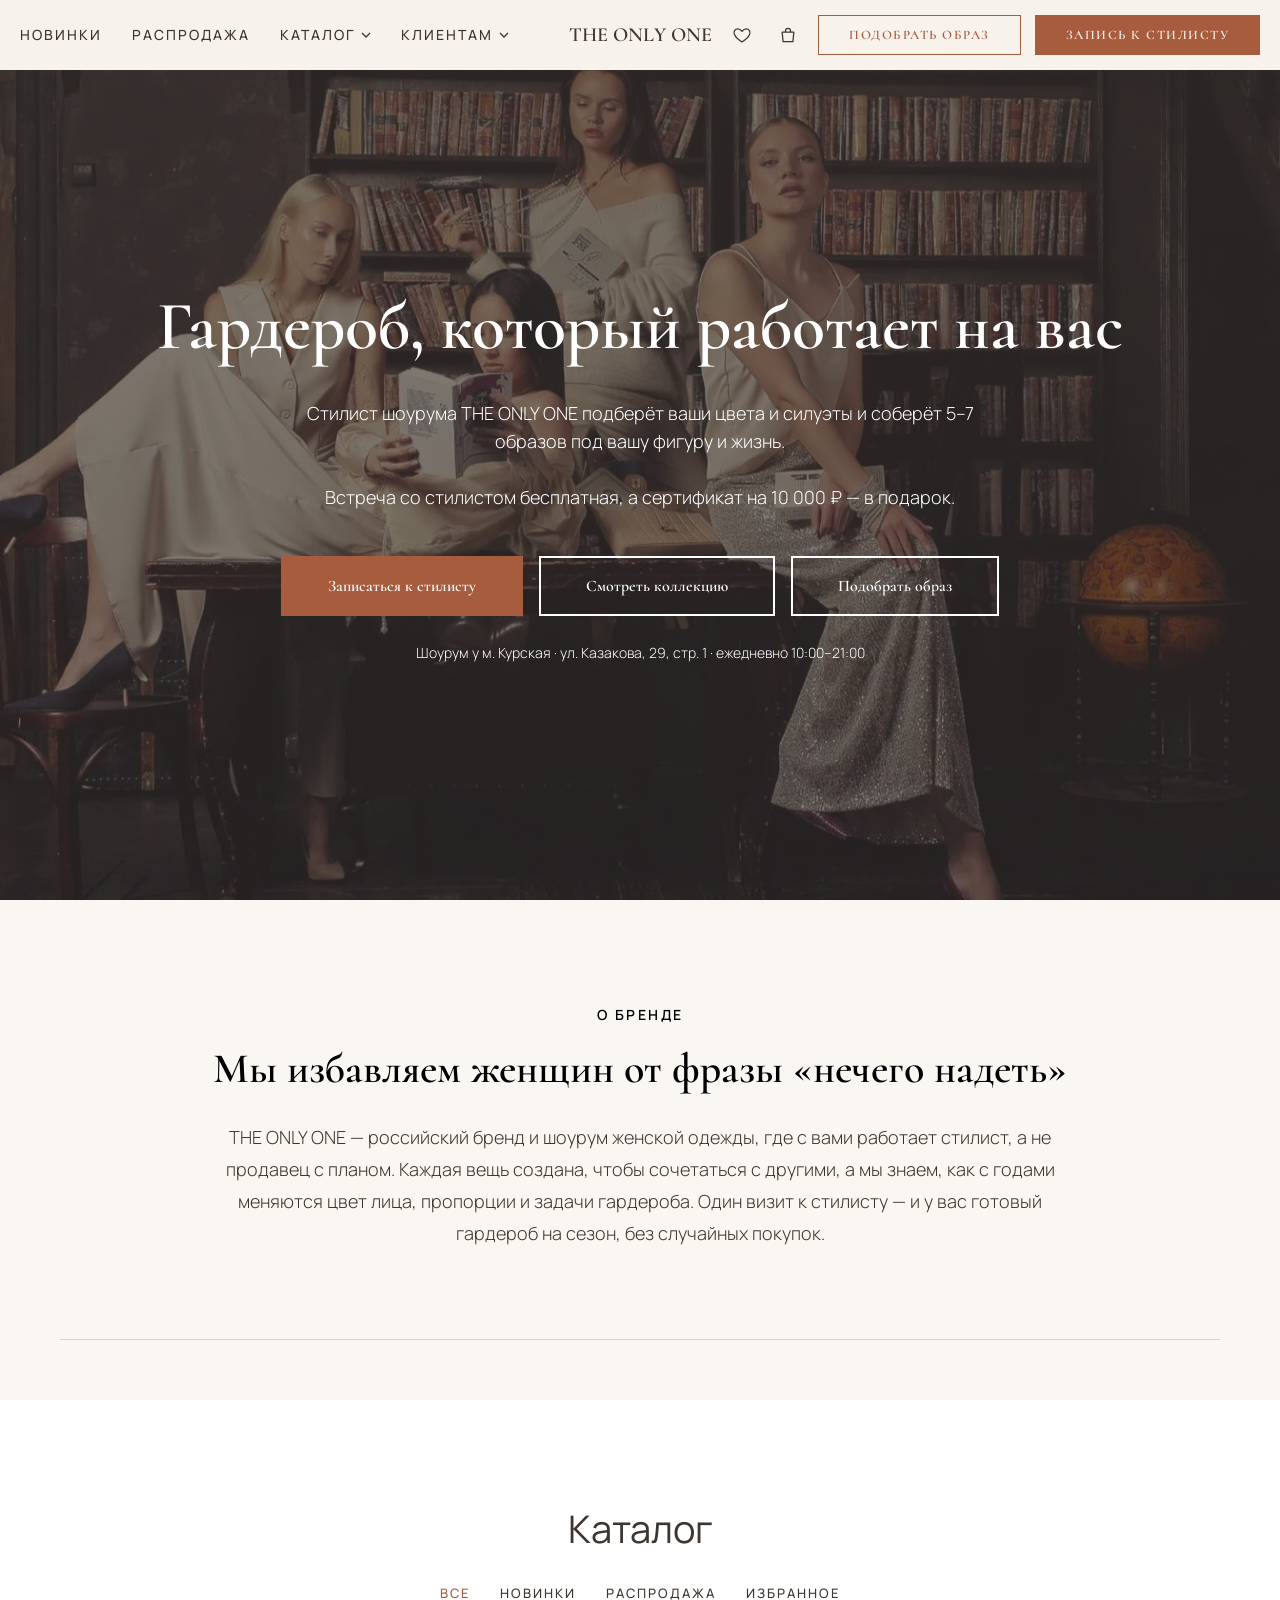
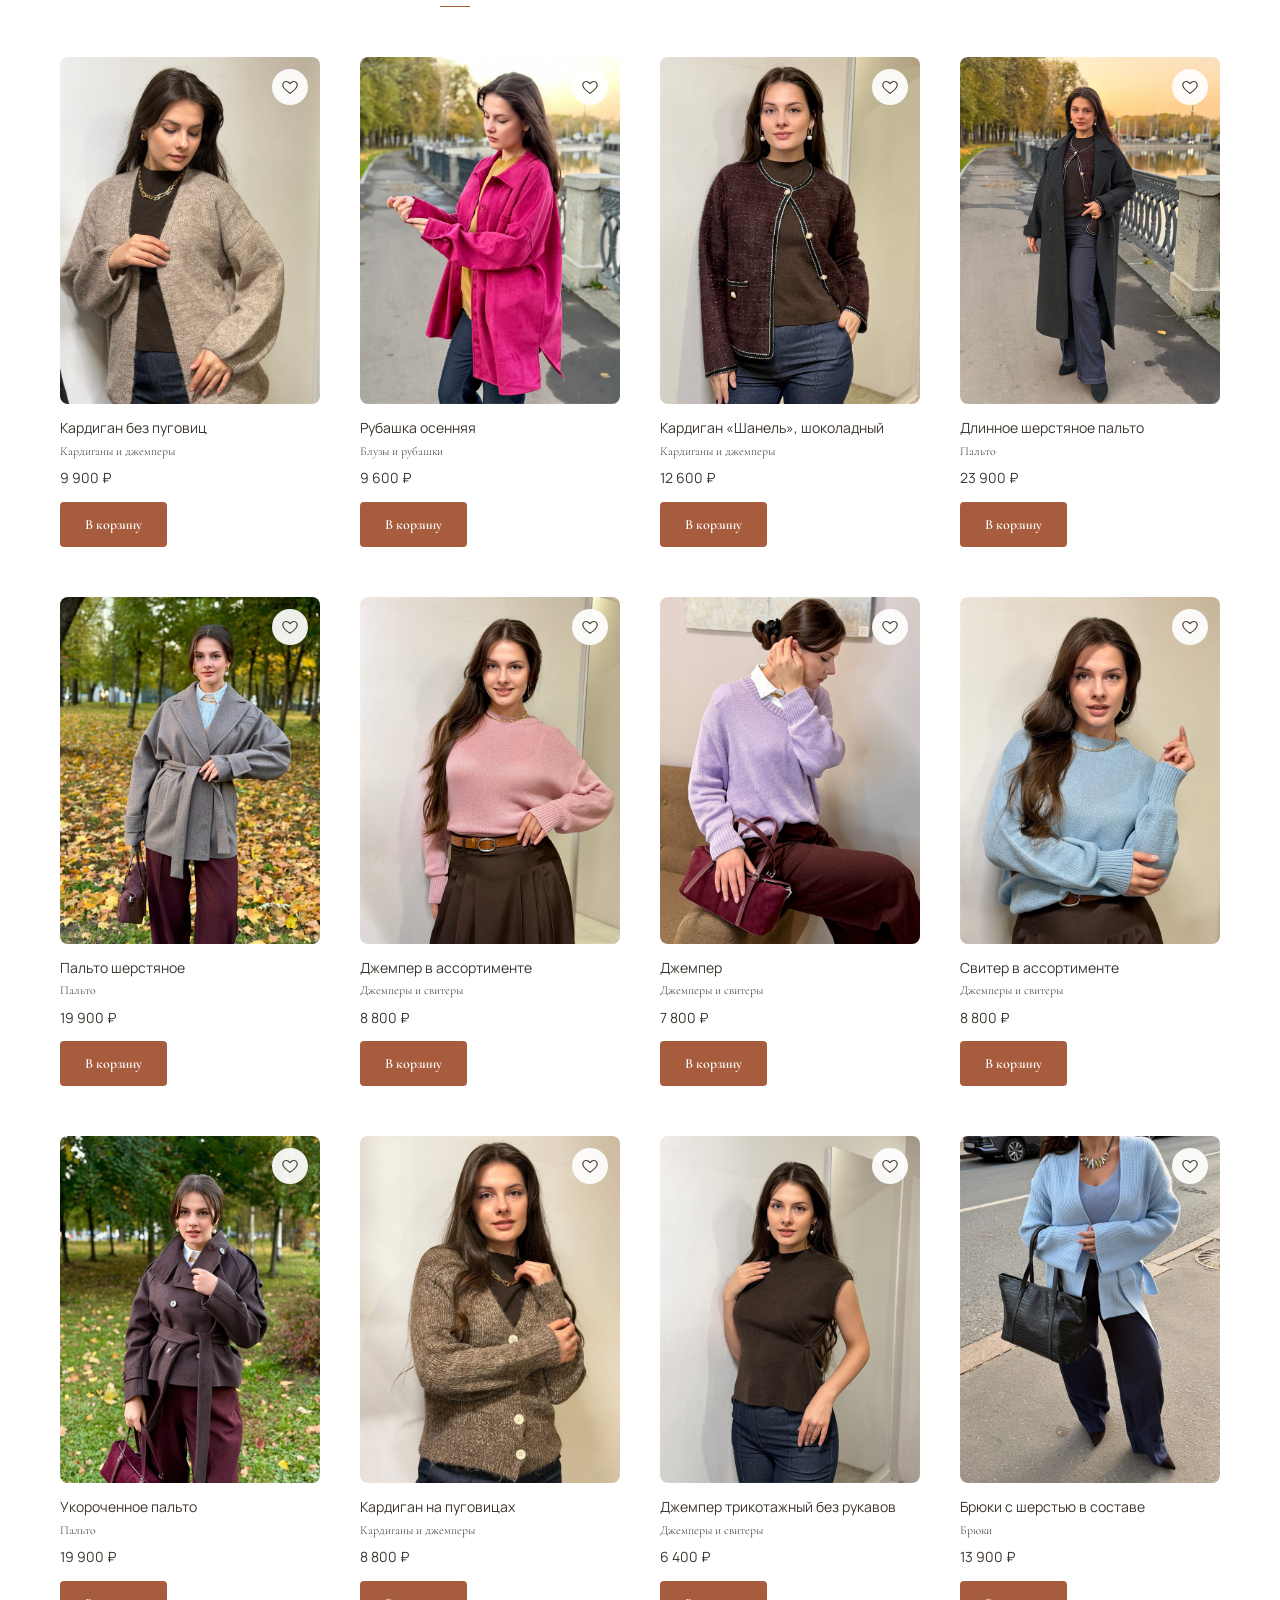
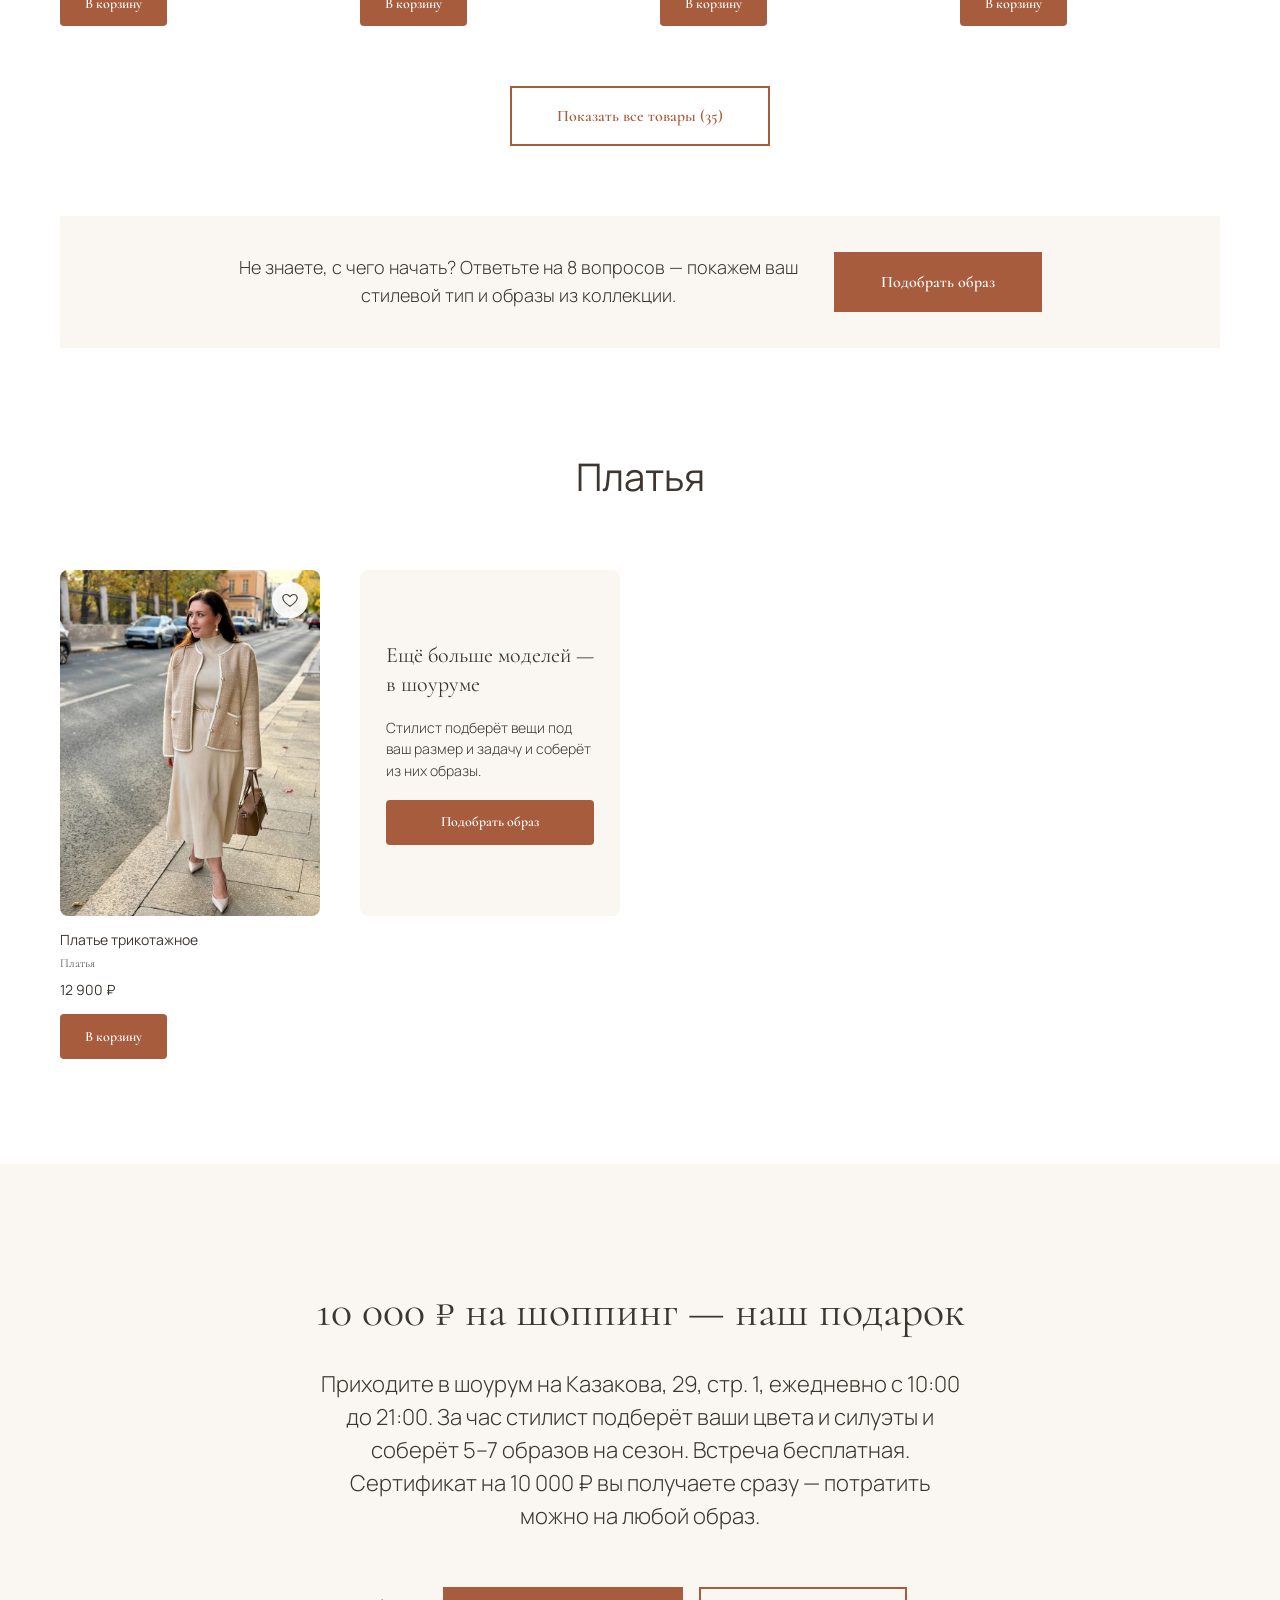
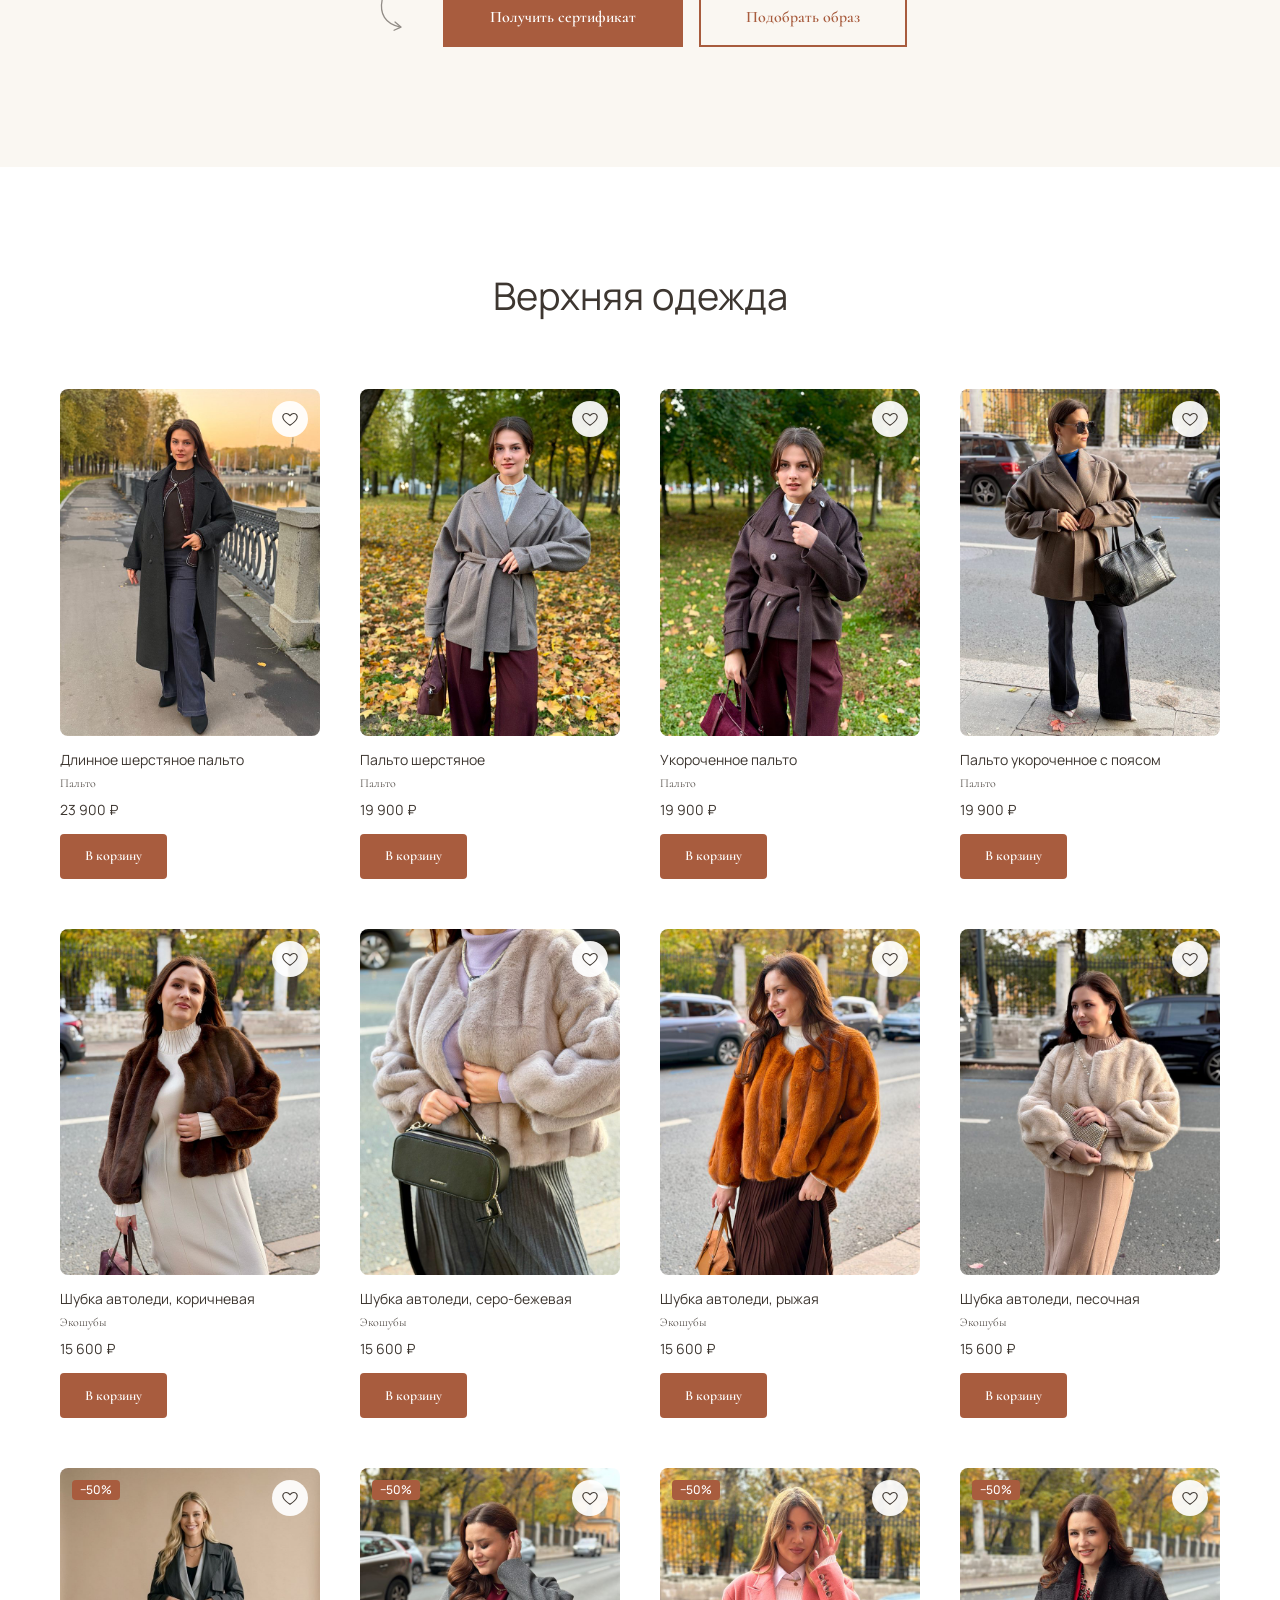
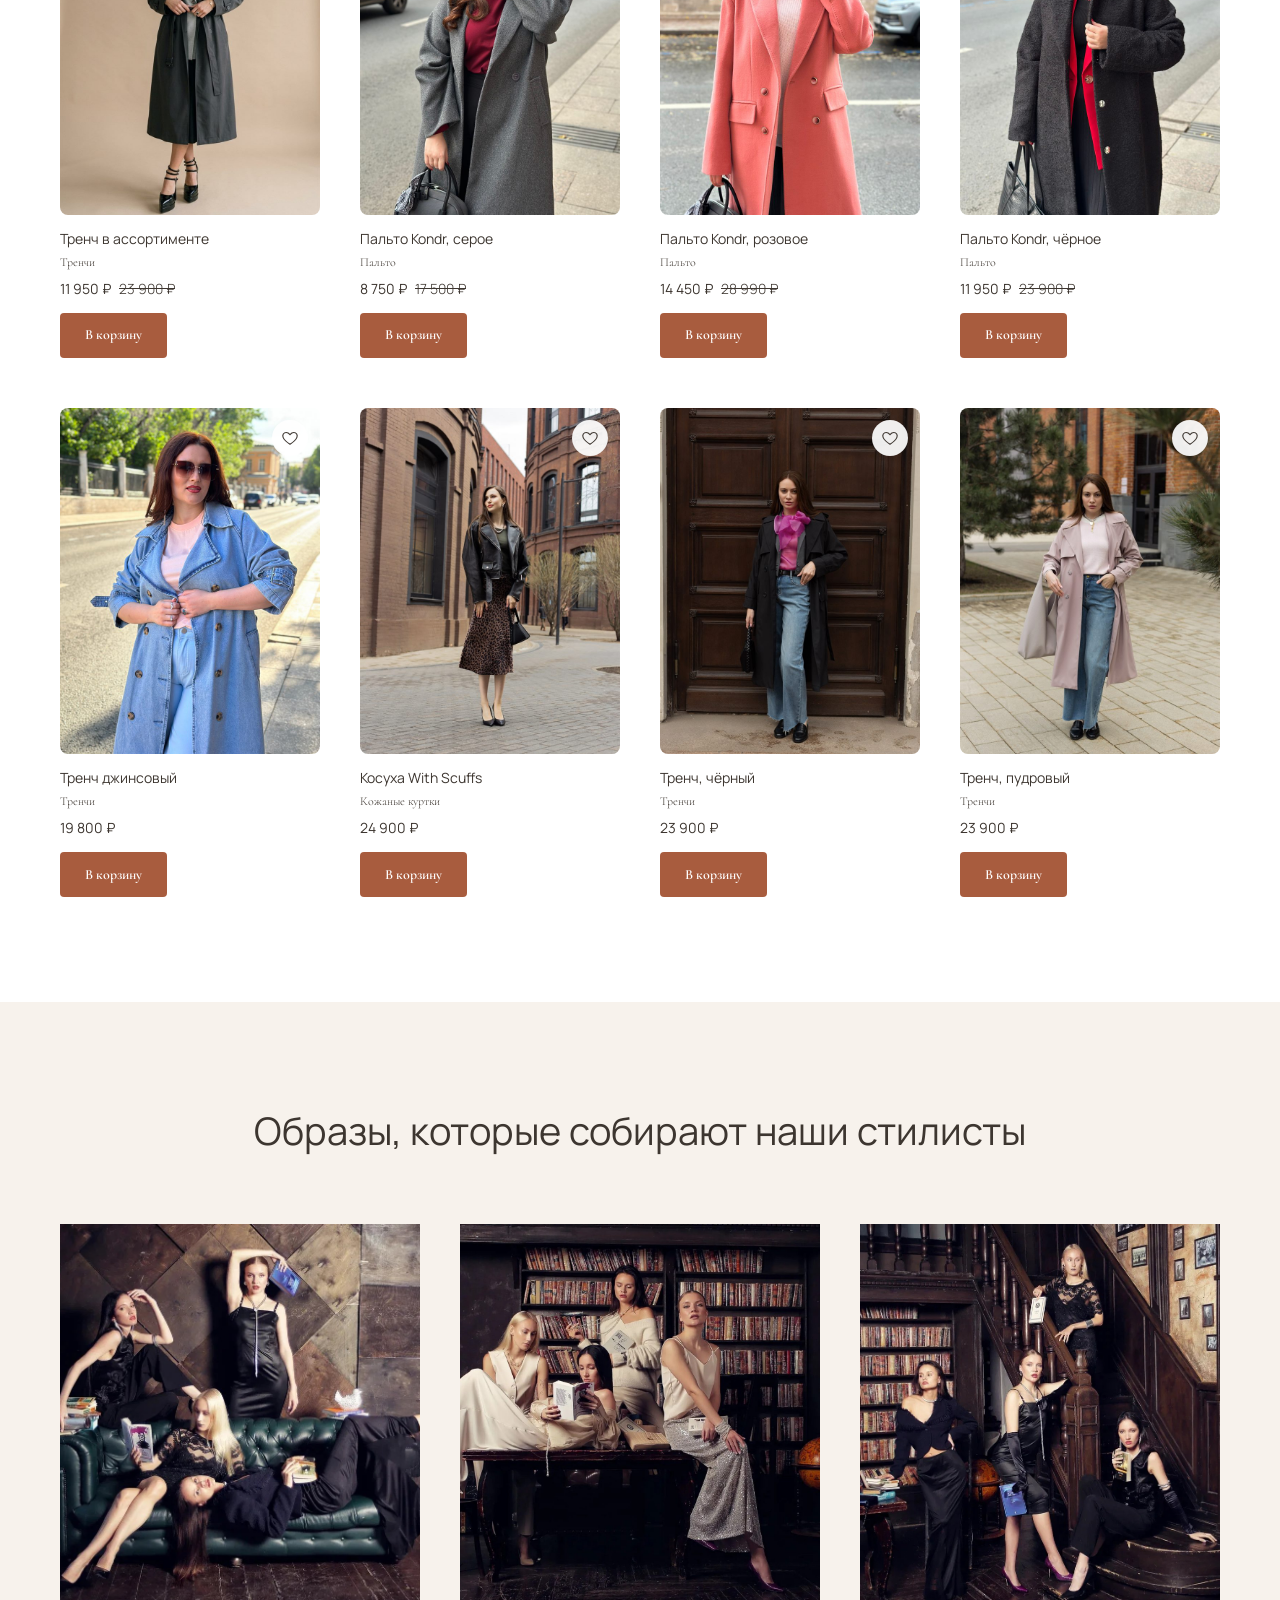
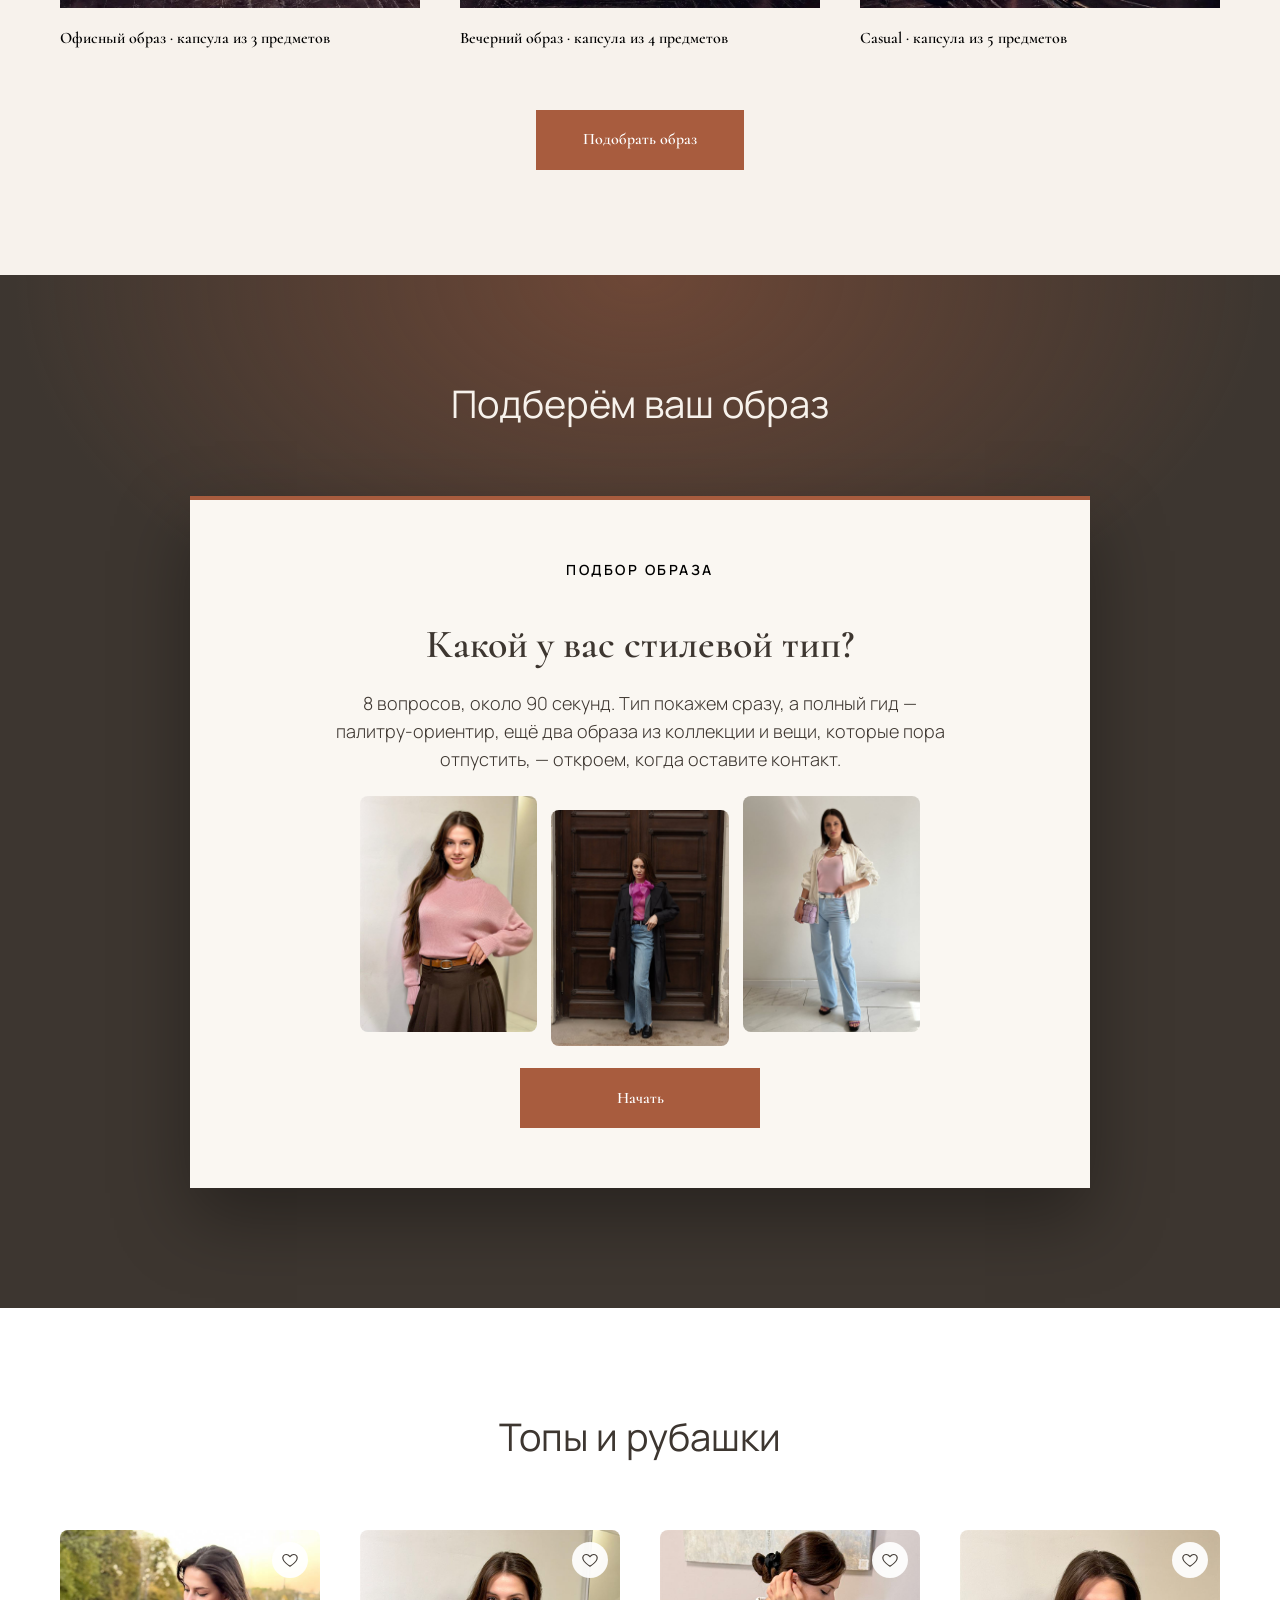
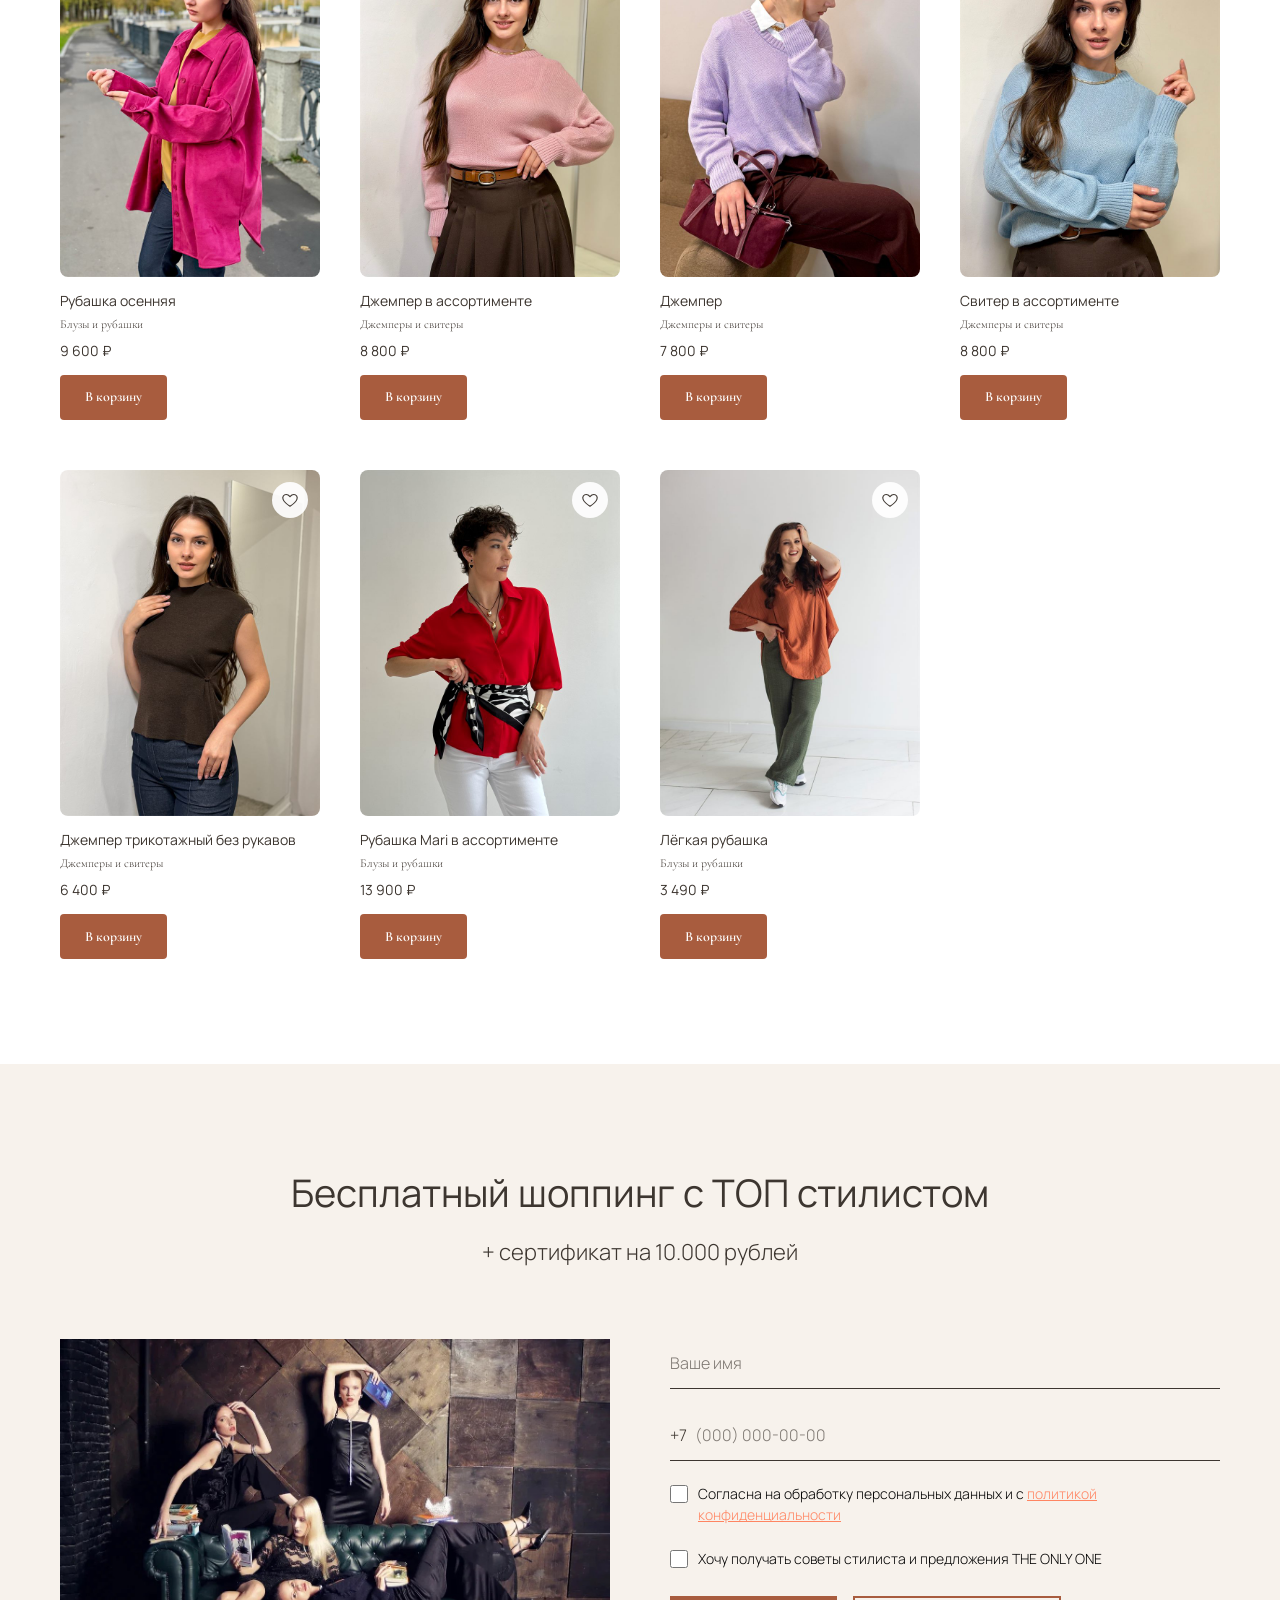
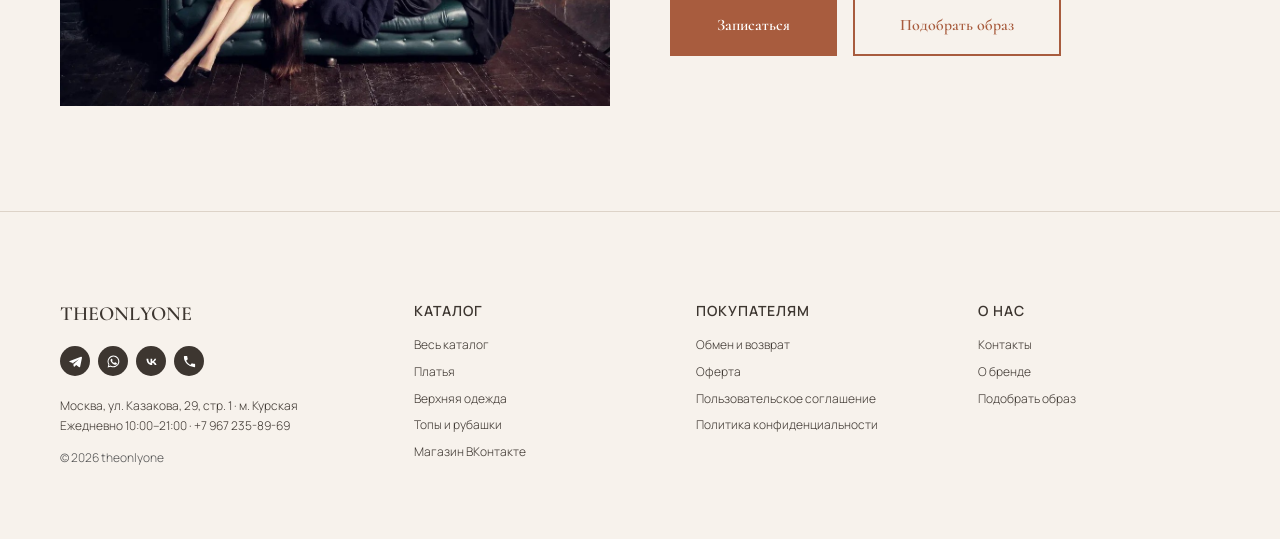
<file: index.html>
<!doctype html>
<html lang="ru">
<head>
  <meta charset="utf-8">
  <meta name="viewport" content="width=device-width, initial-scale=1">
  <!-- Демо-версия на GitHub Pages: не индексировать. Убрать перед запуском на рабочем домене. -->
  <meta name="robots" content="noindex, nofollow">
  <title>THE ONLY ONE — шоурум женской одежды со стилистом в Москве</title>
  <meta name="description" content="Гардероб, который работает на вас. Стилист подберёт ваши цвета и силуэты и соберёт 5–7 образов на сезон. Встреча бесплатная, сертификат 10 000 ₽ в подарок. Шоурум у м. Курская, ул. Казакова, 29, стр. 1.">
  <link rel="preconnect" href="https://fonts.googleapis.com">
  <link rel="preconnect" href="https://fonts.gstatic.com" crossorigin>
  <link rel="stylesheet" href="https://fonts.googleapis.com/css2?family=Cormorant:wght@400;600&family=Manrope:wght@300;400;500;600&display=swap">
  <link rel="stylesheet" href="css/style.css">
</head>
<body>

<svg width="0" height="0" style="position:absolute" aria-hidden="true">
  <symbol id="i-heart" viewBox="0 0 24 24"><path d="M12 20.3s-7.4-4.5-9.2-9.1C1.5 7.9 3.5 4.6 6.9 4.6c2 0 3.6 1.1 5.1 3 1.5-1.9 3.1-3 5.1-3 3.4 0 5.4 3.3 4.1 6.6-1.8 4.6-9.2 9.1-9.2 9.1z" fill="none" stroke="currentColor" stroke-width="1.5" stroke-linejoin="round"/></symbol>
  <symbol id="i-bag" viewBox="0 0 24 24"><path d="M5 8.5h14l-1.1 11.5H6.1L5 8.5zM9 8.5V7a3 3 0 0 1 6 0v1.5" fill="none" stroke="currentColor" stroke-width="1.5" stroke-linejoin="round"/></symbol>
  <symbol id="i-chev" viewBox="0 0 10 6"><path d="M1 1l4 4 4-4" fill="none" stroke="currentColor" stroke-width="1.3"/></symbol>
  <symbol id="i-tg" viewBox="0 0 24 24"><path d="M20.7 4.3L2.9 11.1c-.9.4-.9 1.5.1 1.8l4.4 1.4 1.7 5.3c.2.7 1.1.9 1.6.4l2.5-2.3 4.6 3.4c.6.4 1.4.1 1.6-.6l3-14.6c.2-.9-.8-1.6-1.7-1.6zm-3.3 4.1l-7.7 7-.3 3.1-1.3-4.3 9.3-5.8z" fill="currentColor"/></symbol>
  <symbol id="i-wa" viewBox="0 0 24 24"><path d="M12 2.5a9.4 9.4 0 0 0-8.1 14.2L2.6 21.5l4.9-1.3A9.4 9.4 0 1 0 12 2.5zm0 17.2c-1.5 0-2.9-.4-4.1-1.1l-.3-.2-2.9.8.8-2.8-.2-.3A7.8 7.8 0 1 1 12 19.7zm4.3-5.8c-.2-.1-1.4-.7-1.6-.8-.2-.1-.4-.1-.5.1l-.7.9c-.1.2-.3.2-.5.1a6.4 6.4 0 0 1-3.2-2.8c-.2-.4.2-.4.7-1.3.1-.2 0-.3 0-.4l-.7-1.7c-.2-.4-.4-.4-.5-.4h-.5a.9.9 0 0 0-.7.3c-.2.3-.9.9-.9 2.2s.9 2.5 1.1 2.7c.1.2 1.8 2.8 4.4 3.9 1.6.7 2.3.8 3.1.6.5-.1 1.4-.6 1.6-1.2.2-.6.2-1.1.1-1.2l-.5-.2z" fill="currentColor"/></symbol>
  <symbol id="i-vk" viewBox="0 0 24 24"><path d="M12.8 17.5c-5.5 0-8.6-3.8-8.8-10h2.8c.1 4.6 2.1 6.5 3.7 6.9V7.5h2.6v3.9c1.6-.2 3.3-2 3.8-3.9h2.6a7.7 7.7 0 0 1-3.5 5 8 8 0 0 1 4.1 5h-2.9a5 5 0 0 0-4.1-3.6v3.6h-.3z" fill="currentColor"/></symbol>
  <symbol id="i-phone" viewBox="0 0 24 24"><path d="M6.6 10.8a15.2 15.2 0 0 0 6.6 6.6l2.2-2.2c.3-.3.7-.4 1-.2 1.1.4 2.3.6 3.6.6.6 0 1 .4 1 1V20c0 .6-.4 1-1 1A17 17 0 0 1 3 4c0-.6.4-1 1-1h3.5c.6 0 1 .4 1 1 0 1.2.2 2.4.6 3.6.1.3 0 .7-.2 1l-2.3 2.2z" fill="currentColor"/></symbol>
  <symbol id="i-arrow" viewBox="0 0 48 48"><path d="M10 5c-3 15 3 27 20 30" fill="none" stroke="currentColor" stroke-width="1.4" stroke-linecap="round"/><path d="M24 29.5l6.5 5.5-7.5 3.5" fill="none" stroke="currentColor" stroke-width="1.4" stroke-linecap="round" stroke-linejoin="round"/></symbol>
</svg>

<header class="hdr" id="top">
  <div class="hdr__in">
    <button class="hdr__burger" type="button" aria-label="Открыть меню" aria-expanded="false" aria-controls="mnav"><span></span><span></span><span></span></button>
    <nav class="hdr__nav" aria-label="Основное меню">
      <a href="#catalog" data-tab="new">Новинки</a>
      <a href="#catalog" data-tab="sale">Распродажа</a>
      <div class="hdr__drop">
        <button class="hdr__droptgl" type="button" aria-expanded="false">Каталог <svg aria-hidden="true"><use href="#i-chev"/></svg></button>
        <div class="hdr__sub">
          <a href="#catalog" data-tab="all">Весь каталог</a>
          <a href="#dresses">Платья</a>
          <a href="#outerwear">Верхняя одежда</a>
          <a href="#tops">Топы и рубашки</a>
        </div>
      </div>
      <div class="hdr__drop">
        <button class="hdr__droptgl" type="button" aria-expanded="false">Клиентам <svg aria-hidden="true"><use href="#i-chev"/></svg></button>
        <div class="hdr__sub">
          <a href="#offer">Как проходит встреча</a>
          <a href="#form">Запись к стилисту</a>
          <button type="button" data-quiz>Подобрать образ</button>
          <a href="#about">О бренде</a>
          <a href="#contacts">Контакты</a>
        </div>
      </div>
    </nav>
    <a class="hdr__logo" href="#top">THE ONLY ONE</a>
    <div class="hdr__right">
      <button class="hdr__icon hdr__fav" type="button" data-show-fav aria-label="Избранное"><svg aria-hidden="true"><use href="#i-heart"/></svg><span class="hdr__count" data-fav-count hidden>0</span></button>
      <button class="hdr__icon" type="button" data-cart-open aria-label="Корзина"><svg aria-hidden="true"><use href="#i-bag"/></svg><span class="hdr__count" data-cart-count hidden>0</span></button>
      <button class="btn btn--sm btn--line" type="button" data-quiz>Подобрать образ</button>
      <a class="btn btn--sm" href="#form">Запись к стилисту</a>
    </div>
  </div>
  <div class="mnav" id="mnav" hidden>
    <nav class="mnav__links" aria-label="Мобильное меню">
      <a href="#catalog" data-tab="new">Новинки</a>
      <a href="#catalog" data-tab="sale">Распродажа</a>
      <a href="#catalog" data-tab="all">Весь каталог</a>
      <a href="#dresses">Платья</a>
      <a href="#outerwear">Верхняя одежда</a>
      <a href="#tops">Топы и рубашки</a>
      <a href="#offer">Как проходит встреча</a>
      <a href="#about">О бренде</a>
      <button type="button" data-show-fav>Избранное <span class="mnav__count" data-fav-count hidden>0</span></button>
    </nav>
    <div class="mnav__btns">
      <a class="btn" href="#form">Записаться к стилисту</a>
      <button class="btn btn--line" type="button" data-quiz>Подобрать образ</button>
    </div>
    <div class="mnav__contacts">
      <a class="mnav__phone" href="tel:+79672358969">+7 967 235-89-69</a>
      <p>Москва, ул. Казакова, 29, стр. 1 · м. Курская<br>Ежедневно 10:00–21:00</p>
      <div class="ftr__soc">
        <a href="https://telegram.me/theonlyone_store" target="_blank" rel="noopener" aria-label="Telegram"><svg aria-hidden="true"><use href="#i-tg"/></svg></a>
        <a href="https://wa.me/79256383133" target="_blank" rel="noopener" aria-label="WhatsApp"><svg aria-hidden="true"><use href="#i-wa"/></svg></a>
        <a href="https://vk.ru/theonlyonestore" target="_blank" rel="noopener" aria-label="ВКонтакте"><svg aria-hidden="true"><use href="#i-vk"/></svg></a>
      </div>
    </div>
  </div>
</header>

<main>
  <section class="hero">
    <div class="hero__in">
      <h1 class="hero__title">Гардероб, который работает на&nbsp;вас</h1>
      <p class="hero__text">Стилист шоурума THE ONLY ONE подберёт ваши цвета и силуэты и соберёт 5–7 образов под вашу фигуру и жизнь.<br><br>Встреча со стилистом бесплатная, а сертификат на 10 000 ₽ — в подарок.</p>
      <div class="hero__btns">
        <a class="btn" href="#form">Записаться к стилисту</a>
        <a class="btn btn--ghost" href="#catalog">Смотреть коллекцию</a>
        <button class="btn btn--ghost" type="button" data-quiz>Подобрать образ</button>
      </div>
      <p class="hero__note">Шоурум у м. Курская · ул. Казакова, 29, стр. 1 · ежедневно 10:00–21:00</p>
    </div>
  </section>

  <section class="about" id="about">
    <div class="wrap">
      <div class="about__in">
        <p class="label">О бренде</p>
        <h2 class="about__title">Мы избавляем женщин от фразы «нечего надеть»</h2>
        <p class="about__text">THE ONLY ONE — российский бренд и шоурум женской одежды, где с вами работает стилист, а не продавец с планом. Каждая вещь создана, чтобы сочетаться с другими, а мы знаем, как с годами меняются цвет лица, пропорции и задачи гардероба. Один визит к стилисту — и у вас готовый гардероб на сезон, без случайных покупок.</p>
      </div>
      <hr class="divider">
    </div>
    <div class="about__end"></div>
  </section>

  <section class="store" id="catalog">
    <div class="wrap">
      <h2 class="sec-title">Каталог</h2>
      <div class="tabs" role="tablist" aria-label="Фильтр каталога">
        <button class="tab" type="button" role="tab" data-tab="all" aria-selected="true">Все</button>
        <button class="tab" type="button" role="tab" data-tab="new" aria-selected="false">Новинки</button>
        <button class="tab" type="button" role="tab" data-tab="sale" aria-selected="false">Распродажа</button>
        <button class="tab" type="button" role="tab" data-tab="fav" aria-selected="false">Избранное</button>
      </div>
      <div class="grid" data-grid="catalog" role="tabpanel" aria-live="polite"></div>
      <div class="store__more"><button class="btn btn--line" type="button" data-more>Показать все товары</button></div>
      <div class="store__cta">
        <p>Не знаете, с чего начать? Ответьте на 8 вопросов — покажем ваш стилевой тип и образы из коллекции.</p>
        <button class="btn" type="button" data-quiz>Подобрать образ</button>
      </div>
    </div>
  </section>

  <section class="store" id="dresses">
    <div class="wrap">
      <h2 class="sec-title">Платья</h2>
      <div class="grid" data-grid="dresses"></div>
    </div>
  </section>

  <section class="gift" id="offer">
    <div class="wrap">
      <h2 class="gift__title">10 000 ₽ на шоппинг — наш подарок</h2>
      <p class="gift__text">Приходите в шоурум на Казакова, 29, стр. 1, ежедневно с 10:00 до 21:00. За час стилист подберёт ваши цвета и силуэты и соберёт 5–7 образов на сезон. Встреча бесплатная. Сертификат на 10 000 ₽ вы получаете сразу — потратить можно на любой образ.</p>
      <div class="gift__btns">
        <svg class="gift__arrow" aria-hidden="true"><use href="#i-arrow"/></svg>
        <a class="btn" href="#form">Получить сертификат</a>
        <button class="btn btn--line" type="button" data-quiz>Подобрать образ</button>
      </div>
    </div>
  </section>

  <section class="store" id="outerwear">
    <div class="wrap">
      <h2 class="sec-title">Верхняя одежда</h2>
      <div class="grid" data-grid="outerwear"></div>
    </div>
  </section>

  <section class="looks" id="looks">
    <div class="wrap">
      <h2 class="sec-title">Образы, которые собирают наши стилисты</h2>
      <div class="looks__grid">
        <figure><img src="img/looks-office.jpg" alt="Офисный образ" loading="lazy"><figcaption>Офисный образ · капсула из 3 предметов</figcaption></figure>
        <figure><img src="img/looks-evening.jpg" alt="Вечерний образ" loading="lazy"><figcaption>Вечерний образ · капсула из 4 предметов</figcaption></figure>
        <figure><img src="img/looks-casual.jpg" alt="Образ casual" loading="lazy"><figcaption>Casual · капсула из 5 предметов</figcaption></figure>
      </div>
      <div class="looks__cta"><button class="btn" type="button" data-quiz>Подобрать образ</button></div>
    </div>
  </section>

  <section class="quizsec" id="quiz">
    <div class="wrap">
      <h2 class="sec-title">Подберём ваш образ</h2>
      <div class="qz-card" id="quiz-root"></div>
    </div>
  </section>

  <section class="store" id="tops">
    <div class="wrap">
      <h2 class="sec-title">Топы и рубашки</h2>
      <div class="grid" data-grid="tops"></div>
    </div>
  </section>

  <section class="lead" id="form">
    <div class="wrap">
      <h2 class="sec-title">Бесплатный шоппинг с ТОП стилистом</h2>
      <p class="sec-descr">+ сертификат на 10.000 рублей</p>
      <div class="lead__grid">
        <img class="lead__img" src="img/looks-office.jpg" alt="Клиентки THE ONLY ONE в образах от стилиста" loading="lazy">
        <form class="lead__form" id="lead-form" novalidate>
          <label class="fld"><span class="sr">Ваше имя</span><input id="lead-name" name="name" type="text" placeholder="Ваше имя" autocomplete="given-name"></label>
          <label class="fld"><span class="sr">Телефон</span><span class="fld__code" aria-hidden="true">+7</span><input id="lead-phone" name="phone" type="tel" inputmode="tel" placeholder="(000) 000-00-00" autocomplete="tel-national"></label>
          <label class="chk"><input id="lead-pd" name="consent_pd" type="checkbox"><span>Согласна на обработку персональных данных и с <a href="https://theonlyone1.ru/privacy" target="_blank" rel="noopener">политикой конфиденциальности</a></span></label>
          <label class="chk"><input id="lead-ads" name="consent_ads" type="checkbox"><span>Хочу получать советы стилиста и предложения THE ONLY ONE</span></label>
          <p class="form-err" id="lead-err" role="alert" hidden></p>
          <div class="lead__btns">
            <button class="btn" type="submit">Записаться</button>
            <button class="btn btn--line" type="button" data-quiz>Подобрать образ</button>
          </div>
          <p class="lead__ok" id="lead-ok" role="status" hidden>Спасибо! Мы свяжемся с вами, чтобы подобрать удобное время встречи со стилистом.</p>
        </form>
      </div>
    </div>
  </section>
</main>

<footer class="ftr" id="contacts">
  <div class="wrap ftr__in">
    <div>
      <a class="ftr__logo" href="#top">TheOnlyOne</a>
      <div class="ftr__soc">
        <a href="https://telegram.me/theonlyone_store" target="_blank" rel="noopener" aria-label="Telegram"><svg aria-hidden="true"><use href="#i-tg"/></svg></a>
        <a href="https://wa.me/79256383133" target="_blank" rel="noopener" aria-label="WhatsApp"><svg aria-hidden="true"><use href="#i-wa"/></svg></a>
        <a href="https://vk.ru/theonlyonestore" target="_blank" rel="noopener" aria-label="ВКонтакте"><svg aria-hidden="true"><use href="#i-vk"/></svg></a>
        <a href="tel:+79672358969" aria-label="Позвонить"><svg aria-hidden="true"><use href="#i-phone"/></svg></a>
      </div>
      <p class="ftr__addr">Москва, ул. Казакова, 29, стр. 1 · м. Курская<br>Ежедневно 10:00–21:00 · +7 967 235-89-69</p>
      <p class="ftr__copy">© 2026 theonlyone</p>
    </div>
    <div class="ftr__col">
      <p class="ftr__title">Каталог</p>
      <a href="#catalog" data-tab="all">Весь каталог</a>
      <a href="#dresses">Платья</a>
      <a href="#outerwear">Верхняя одежда</a>
      <a href="#tops">Топы и рубашки</a>
      <a href="https://vk.ru/market-209931759" target="_blank" rel="noopener">Магазин ВКонтакте</a>
    </div>
    <div class="ftr__col">
      <p class="ftr__title">Покупателям</p>
      <a href="https://theonlyone1.ru/exchange" target="_blank" rel="noopener">Обмен и возврат</a>
      <a href="https://theonlyone1.ru/oferta" target="_blank" rel="noopener">Оферта</a>
      <a href="https://theonlyone1.ru/agreement" target="_blank" rel="noopener">Пользовательское соглашение</a>
      <a href="https://theonlyone1.ru/privacy" target="_blank" rel="noopener">Политика конфиденциальности</a>
    </div>
    <div class="ftr__col">
      <p class="ftr__title">О нас</p>
      <a href="#contacts">Контакты</a>
      <a href="#about">О бренде</a>
      <button type="button" data-quiz>Подобрать образ</button>
    </div>
  </div>
</footer>

<div class="modal" id="product-modal" hidden role="dialog" aria-modal="true" aria-labelledby="pm-title">
  <div class="modal__box pm">
    <button class="modal__x" type="button" data-close aria-label="Закрыть">×</button>
    <img class="pm__img" id="pm-img" alt="">
    <div class="pm__body">
      <p class="pm__cat" id="pm-cat"></p>
      <h3 class="pm__title" id="pm-title"></h3>
      <p class="pm__price" id="pm-price"></p>
      <p class="pm__desc" id="pm-desc"></p>
      <div class="pm__btns">
        <button class="btn" id="pm-cart" type="button" data-cart-add="">В корзину</button>
        <a class="btn btn--line" href="#form" data-close>Примерить со стилистом</a>
      </div>
      <button class="pm__quiz" type="button" data-quiz>Не уверены, что подойдёт? Подобрать образ</button>
      <a class="pm__vk" id="pm-buy" href="#" target="_blank" rel="noopener">Этот товар во ВКонтакте</a>
    </div>
  </div>
</div>

<div class="modal cart" id="cart" hidden role="dialog" aria-modal="true" aria-labelledby="cart-title">
  <div class="cart__box" id="cart-box"></div>
</div>

<div class="toast" id="toast" role="status" hidden></div>

<script src="js/data.js"></script>
<script src="js/quiz.js"></script>
<script src="js/cart.js"></script>
<script src="js/main.js"></script>
</body>
</html>
</file>
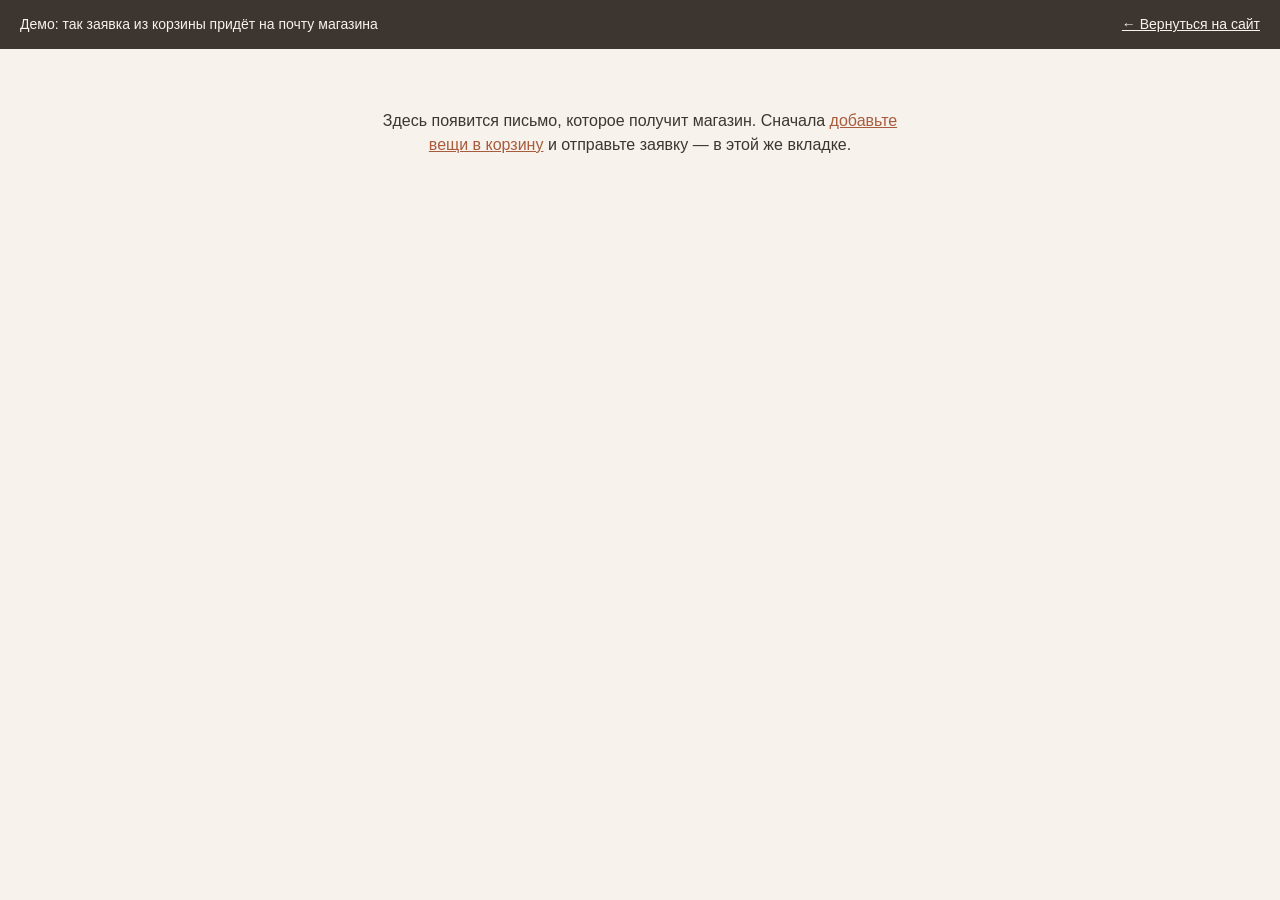
<file: email-preview.html>
<!doctype html>
<html lang="ru">
<head>
  <meta charset="utf-8">
  <meta name="viewport" content="width=device-width, initial-scale=1">
  <meta name="robots" content="noindex, nofollow">
  <title>Письмо о заявке — демо</title>
  <!-- Только для демо: показывает письмо, которое сайт собрал из последней заявки в этой вкладке. -->
  <style>
    body { margin: 0; background: #f7f2ec; color: #3d3630; font: 14px/1.5 Arial, Helvetica, sans-serif; }
    .bar { display: flex; flex-wrap: wrap; justify-content: space-between; gap: 8px 20px; padding: 14px 20px; background: #3d3630; color: #f7f2ec; }
    .bar a { color: #f7f2ec; }
    iframe { display: block; width: 100%; height: calc(100vh - 52px); border: 0; background: #f7f2ec; }
    .empty { max-width: 520px; margin: 60px auto; padding: 0 20px; text-align: center; font-size: 16px; }
    .empty a { color: #a85c3e; }
  </style>
</head>
<body>
  <div class="bar"><span id="subject">Демо: так заявка из корзины придёт на почту магазина</span><a href="./#catalog">← Вернуться на сайт</a></div>
  <!-- без allow-scripts: скрипты в письме не выполняются -->
  <iframe id="mail" title="Письмо магазину" sandbox="allow-same-origin allow-popups"></iframe>
  <script>
    (() => {
      let order = null;
      try { order = JSON.parse(sessionStorage.getItem("too-demo-order") || "null"); } catch (e) { /* хранилище недоступно */ }
      const frame = document.getElementById("mail");
      if (order && order.html) {
        document.getElementById("subject").textContent = "Тема письма: " + order.subject;
        frame.srcdoc = order.html;
      } else {
        const p = document.createElement("p");
        p.className = "empty";
        p.innerHTML = 'Здесь появится письмо, которое получит магазин. Сначала <a href="./#catalog">добавьте вещи в корзину</a> и отправьте заявку — в этой же вкладке.';
        frame.replaceWith(p);
      }
    })();
  </script>
</body>
</html>
</file>
<file: css/style.css>
/* THE ONLY ONE — лендинг. Цвета, шрифты и размеры перенесены с theonlyone1.ru (Tilda). */
:root {
  --brown: #3d3630;
  --terra: #a85c3e;
  --terra-hover: #8b4d36;
  --cream: #faf7f2;
  --cream-2: #f7f2ec;
  --white: #ffffff;
  --black: #000000;
  --line: #ddd3c8;
  --muted: #525252;
  --link: #ff8562;
  --veil: rgba(247, 242, 236, 0.72);
  --serif: "Cormorant", Georgia, "Times New Roman", serif;
  --sans: "Manrope", Arial, sans-serif;
  --header-h: 70px;
}

*, *::before, *::after { box-sizing: border-box; }
html { scroll-behavior: smooth; -webkit-text-size-adjust: 100%; }
body { margin: 0; background: var(--white); color: var(--brown); font: 300 16px/1.55 var(--sans); }
img { max-width: 100%; display: block; }
a { color: inherit; }
h1, h2, h3, p, figure, ul, ol { margin: 0; }
button { font: inherit; }
section[id], footer[id] { scroll-margin-top: var(--header-h); }
.wrap { max-width: 1200px; margin: 0 auto; padding-left: 20px; padding-right: 20px; }
.sr { position: absolute; width: 1px; height: 1px; overflow: hidden; clip: rect(0 0 0 0); white-space: nowrap; }
:focus-visible { outline: 2px solid var(--terra); outline-offset: 3px; }
body.is-locked { overflow: hidden; }

/* ---------- кнопки (t-btnflex) ---------- */
.btn {
  display: inline-flex; align-items: center; justify-content: center; gap: 8px;
  height: 60px; padding: 0 45px; border: 2px solid var(--terra); border-radius: 0;
  background: var(--terra); color: var(--white);
  font: 600 16px/1.4 var(--serif); text-decoration: none; text-align: center; cursor: pointer;
  transition: background-color .2s ease-in-out, color .2s ease-in-out, border-color .2s ease-in-out;
}
.btn:hover { background: var(--terra-hover); border-color: var(--terra-hover); }
.btn--ghost { background: transparent; border-color: var(--white); color: var(--white); }
.btn--ghost:hover { background: var(--white); border-color: var(--white); color: var(--brown); }
.btn--line { background: transparent; color: var(--terra); }
.btn--line:hover { background: var(--terra); border-color: var(--terra); color: var(--white); }
.btn--sm { height: 40px; padding: 0 30px; border-width: 1px; font-size: 13px; letter-spacing: 1.5px; text-transform: uppercase; }
.btn--sm:not(.btn--line) { color: var(--cream-2); }
.btn--card { height: 45px; padding: 0 25px; border-width: 0; border-radius: 4px; font-size: 14px; }
.btn[disabled] { opacity: .45; cursor: not-allowed; }
.btn.is-in { background: transparent; color: var(--terra); }
.btn.is-in:hover { background: var(--terra); border-color: var(--terra); color: var(--white); }
.btn--card.is-in { box-shadow: inset 0 0 0 1px var(--terra); }

/* ---------- шапка (t1272) ---------- */
.hdr { position: fixed; top: 0; left: 0; right: 0; z-index: 50; height: var(--header-h); background: var(--cream-2); transition: box-shadow .2s; }
.hdr.is-scrolled { box-shadow: 0 1px 12px rgba(61, 54, 48, .08); }
.hdr__in { position: relative; height: 100%; display: flex; align-items: center; justify-content: space-between; padding: 0 20px; }
.hdr__nav { display: flex; align-items: center; gap: 30px; }
.hdr__nav > a, .hdr__droptgl { font: 500 14px/1 var(--sans); letter-spacing: 2px; text-transform: uppercase; color: var(--brown); text-decoration: none; background: none; border: 0; padding: 8px 0; cursor: pointer; display: inline-flex; align-items: center; gap: 6px; }
.hdr__nav > a:hover, .hdr__droptgl:hover { color: var(--terra); }
.hdr__droptgl svg { width: 10px; height: 6px; }
.hdr__drop { position: relative; }
.hdr__sub { position: absolute; top: 100%; left: -20px; min-width: 220px; padding: 14px 20px; background: var(--white); box-shadow: 0 8px 24px rgba(61, 54, 48, .1); display: none; flex-direction: column; gap: 10px; }
.hdr__drop:hover .hdr__sub, .hdr__drop.is-open .hdr__sub { display: flex; }
.hdr__sub a, .hdr__sub button { font: 300 12px/1.35 var(--sans); color: var(--brown); text-decoration: none; background: none; border: 0; padding: 0; text-align: left; cursor: pointer; }
.hdr__sub a:hover, .hdr__sub button:hover { color: var(--terra); }
.hdr__logo { position: absolute; left: 50%; transform: translateX(-50%); font: 600 20px/1 var(--serif); color: var(--brown); text-decoration: none; white-space: nowrap; }
.hdr__right { display: flex; align-items: center; gap: 14px; }
.hdr__icon { position: relative; width: 32px; height: 32px; display: grid; place-items: center; color: var(--brown); background: none; border: 0; cursor: pointer; text-decoration: none; }
.hdr__icon svg { width: 20px; height: 20px; }
.hdr__icon:hover { color: var(--terra); }
.hdr__count { position: absolute; top: 0; right: -2px; min-width: 16px; height: 16px; padding: 0 4px; border-radius: 8px; background: var(--terra); color: var(--white); font: 600 10px/16px var(--sans); text-align: center; }
.hdr__burger { display: none; width: 32px; height: 32px; padding: 6px 4px; background: none; border: 0; cursor: pointer; flex-direction: column; justify-content: space-between; }
.hdr__burger span { display: block; height: 1.5px; background: var(--brown); transition: transform .2s ease, opacity .2s ease; }
.hdr__burger[aria-expanded="true"] span:nth-child(1) { transform: translateY(9.25px) rotate(45deg); }
.hdr__burger[aria-expanded="true"] span:nth-child(2) { opacity: 0; }
.hdr__burger[aria-expanded="true"] span:nth-child(3) { transform: translateY(-9.25px) rotate(-45deg); }
.mnav { position: fixed; top: var(--header-h); left: 0; right: 0; bottom: 0; z-index: 49; background: var(--cream-2); overflow: auto; overscroll-behavior: contain; padding: 24px 20px 40px; }
.mnav__links { display: flex; flex-direction: column; gap: 4px; margin-bottom: 28px; }
.mnav__links a, .mnav__links button { font: 500 14px/1 var(--sans); letter-spacing: 2px; text-transform: uppercase; color: var(--brown); text-decoration: none; background: none; border: 0; text-align: left; padding: 12px 0; cursor: pointer; border-bottom: 1px solid var(--line); }
.mnav__btns { display: grid; gap: 12px; }
.mnav__count { margin-left: 6px; color: var(--terra); letter-spacing: 0; }
.mnav__contacts { display: grid; gap: 10px; margin-top: 30px; padding-top: 24px; border-top: 1px solid var(--line); font: 300 14px/1.55 var(--sans); color: var(--brown); }
.mnav__phone { font: 500 18px/1.3 var(--sans); color: var(--brown); text-decoration: none; }
.mnav__contacts .ftr__soc { gap: 12px; margin: 4px 0 0; }
.mnav__contacts .ftr__soc a { width: 40px; height: 40px; }
.mnav__contacts .ftr__soc svg { width: 18px; height: 18px; }

/* ---------- первый экран (t-hero) ---------- */
.hero {
  position: relative; min-height: 100vh; min-height: 100svh;
  display: flex; align-items: center; justify-content: center; text-align: center; color: var(--white);
  padding: calc(var(--header-h) + 60px) 20px 80px;
  background: linear-gradient(rgba(61, 54, 48, .7), rgba(61, 54, 48, .6)), url("../img/hero.jpg") center / cover no-repeat, var(--brown);
}
.hero__in { max-width: 1000px; }
.hero__title { font: 600 clamp(38px, 5.4vw, 68px)/1.17 var(--serif); margin-bottom: 34px; text-wrap: balance; }
.hero__text { max-width: 720px; margin: 0 auto 44px; font: 300 18px/1.55 var(--sans); }
.hero__btns { display: flex; flex-wrap: wrap; justify-content: center; gap: 16px; }
.hero__note { margin-top: 26px; font: 300 14px/1.55 var(--sans); }

/* ---------- О бренде (t033) ---------- */
.about { background: var(--cream); padding-top: 105px; }
.about__in { max-width: 860px; margin: 0 auto; padding-bottom: 90px; text-align: center; }
.label { margin-bottom: 18px; font: 600 14px/20px var(--sans); letter-spacing: 2.5px; text-transform: uppercase; color: var(--black); }
.about__title { margin-bottom: 26px; font: 600 clamp(30px, 3.4vw, 42px)/1.23 var(--serif); color: var(--black); text-wrap: balance; }
.about__text { font: 300 18px/32px var(--sans); color: var(--brown); }
.divider { border: 0; border-top: 1px solid var(--line); margin: 0; }
.about__end { height: 60px; }

/* ---------- каталог (t-store) ---------- */
.store { background: var(--white); padding: 105px 0; }
.store + .store { padding-top: 0; scroll-margin-top: calc(var(--header-h) + 40px); }
.sec-title { margin-bottom: 70px; font: 400 clamp(28px, 3vw, 38px)/1.23 var(--sans); color: var(--brown); text-align: center; text-wrap: balance; }
.sec-title + .tabs { margin-top: -40px; }
.tabs { display: flex; flex-wrap: wrap; justify-content: center; gap: 10px 30px; margin-bottom: 50px; }
.tab { padding: 6px 0; border: 0; border-bottom: 1px solid transparent; background: none; cursor: pointer; font: 500 13px/1 var(--sans); letter-spacing: 2px; text-transform: uppercase; color: var(--brown); }
.tab:hover { color: var(--terra); }
.tab[aria-selected="true"] { color: var(--terra); border-color: var(--terra); }
.tab sup { font-size: 10px; letter-spacing: 0; }
.grid { display: grid; grid-template-columns: repeat(4, minmax(0, 1fr)); gap: 50px 40px; }
.card { position: relative; display: flex; flex-direction: column; min-width: 0; }
.card__media { position: relative; display: block; width: 100%; aspect-ratio: 3 / 4; padding: 0; border: 0; border-radius: 8px; overflow: hidden; background: var(--cream-2); cursor: pointer; }
.card__media img { width: 100%; height: 100%; object-fit: cover; transition: transform .4s ease; }
@media (hover: hover) { .card__media:hover img { transform: scale(1.03); } }
.card__badge { position: absolute; left: 12px; top: 12px; padding: 4px 8px; border-radius: 4px; background: var(--terra); color: var(--white); font: 500 12px/1 var(--sans); }
.card__fav { position: absolute; z-index: 1; right: 12px; top: 12px; width: 36px; height: 36px; display: grid; place-items: center; border: 0; border-radius: 50%; background: rgba(255, 255, 255, .92); color: var(--brown); cursor: pointer; }
.card__fav svg { width: 18px; height: 18px; }
.card__fav[aria-pressed="true"] { color: var(--terra); }
.card__fav[aria-pressed="true"] path { fill: currentColor; }
.card__title { margin: 16px 0 6px; padding: 0; border: 0; background: none; text-align: left; cursor: pointer; font: 400 14px/1.2 var(--sans); color: var(--brown); }
.card__title:hover { color: var(--terra); }
.card__descr { margin-bottom: 10px; font: 300 12px/1.35 var(--serif); color: var(--brown); }
.card__price { font: 400 14px/1.35 var(--sans); color: var(--brown); }
.card__old { margin-left: 8px; font-weight: 300; text-decoration: line-through; }
.card__buy { margin-top: 14px; align-self: flex-start; }
.card--promo { justify-content: center; gap: 18px; padding: 30px 26px; border-radius: 8px; background: var(--cream); aspect-ratio: 3 / 4; }
.card--promo p { font: 400 22px/1.3 var(--serif); color: var(--brown); }
.card--promo span { font: 300 14px/1.55 var(--sans); }
.store__more { display: flex; justify-content: center; margin-top: 60px; }
.store__cta { display: flex; flex-wrap: wrap; align-items: center; justify-content: center; gap: 20px 36px; margin-top: 70px; padding: 36px 30px; background: var(--cream); text-align: center; }
.store__cta p { max-width: 560px; font: 300 18px/1.55 var(--sans); }
.store__empty { grid-column: 1 / -1; padding: 40px 0; text-align: center; font: 300 16px/1.55 var(--sans); }

/* ---------- оффер (t580) ---------- */
.gift { background: var(--cream); padding: 120px 0; text-align: center; }
.gift__title { max-width: 820px; margin: 0 auto 30px; font: 400 clamp(32px, 3.6vw, 44px)/1.23 var(--serif); color: var(--brown); text-wrap: balance; }
.gift__text { max-width: 640px; margin: 0 auto 54px; font: 300 clamp(18px, 1.8vw, 22px)/1.5 var(--sans); color: var(--brown); }
.gift__btns { display: flex; flex-wrap: wrap; align-items: center; justify-content: center; gap: 16px; }
.gift__arrow { width: 44px; height: 44px; margin-right: 10px; color: var(--brown); opacity: .55; }

/* ---------- образы (t214) ---------- */
.looks { background: var(--cream-2); padding: 105px 0; }
.looks__grid { display: grid; grid-template-columns: repeat(3, minmax(0, 1fr)); gap: 40px; }
.looks__grid img { width: 100%; aspect-ratio: 15 / 16; object-fit: cover; }
.looks__grid figcaption { margin-top: 20px; font: 600 16px/1.35 var(--serif); color: var(--black); }
.looks__cta { display: flex; justify-content: center; margin-top: 60px; }

/* ---------- заявка (t700) ---------- */
.lead { background: var(--cream-2); padding: 105px 0; }
.sec-descr { max-width: 760px; margin: -50px auto 70px; font: 300 clamp(18px, 1.8vw, 22px)/1.5 var(--sans); color: var(--brown); text-align: center; }
.lead__grid { display: grid; grid-template-columns: minmax(0, 1fr) minmax(0, 1fr); gap: 60px; align-items: start; }
.lead__img { width: 100%; aspect-ratio: 3 / 2; object-fit: cover; }
.lead__form { display: grid; gap: 22px; }
.fld { display: flex; align-items: center; gap: 8px; border-bottom: 1px solid var(--brown); }
.fld input { flex: 1; min-width: 0; padding: 14px 0; border: 0; background: transparent; color: var(--brown); font: 300 16px/1.3 var(--sans); outline: none; }
.fld input::placeholder { color: var(--brown); opacity: .65; }
.fld:focus-within { border-color: var(--terra); }
.fld__code { font: 300 16px/1 var(--sans); color: var(--brown); }
.chk { display: flex; gap: 10px; align-items: flex-start; font: 300 14px/1.55 var(--sans); color: var(--black); cursor: pointer; }
.chk input { width: 18px; height: 18px; margin: 2px 0 0; flex: none; accent-color: var(--terra); }
.chk a { color: var(--link); }
.form-err { font: 400 14px/1.4 var(--sans); color: #b3261e; }
.lead__btns { display: flex; flex-wrap: wrap; gap: 16px; margin-top: 4px; }
.lead__ok { padding: 18px 20px; background: var(--white); font: 400 16px/1.5 var(--sans); }

/* ---------- подвал (t420) ---------- */
.ftr { background: var(--cream-2); padding: 90px 0 70px; border-top: 1px solid var(--line); }
.ftr__in { display: grid; grid-template-columns: 1.3fr 1fr 1fr 1fr; gap: 40px; }
.ftr__logo { font: 600 20px/1 var(--serif); text-transform: uppercase; color: var(--brown); text-decoration: none; }
.ftr__soc { display: flex; gap: 8px; margin: 20px 0; }
.ftr__soc a { width: 30px; height: 30px; display: grid; place-items: center; border-radius: 50%; background: var(--brown); color: var(--white); }
.ftr__soc svg { width: 15px; height: 15px; }
.ftr__addr { margin-bottom: 14px; font: 300 12px/1.6 var(--sans); color: var(--brown); }
.ftr__copy { font: 300 12px/1.55 var(--sans); color: var(--muted); }
.ftr__title { margin-bottom: 16px; font: 600 14px/1.35 var(--sans); letter-spacing: 1px; text-transform: uppercase; color: var(--brown); }
.ftr__col a, .ftr__col button { display: block; margin-bottom: 8px; padding: 0; border: 0; background: none; text-align: left; cursor: pointer; font: 300 12px/1.55 var(--sans); color: var(--brown); text-decoration: none; }
.ftr__col a:hover, .ftr__col button:hover { color: var(--terra); }

/* ---------- всплывающие окна ---------- */
.modal { position: fixed; inset: 0; z-index: 100; display: flex; align-items: center; justify-content: center; padding: 20px; background: rgba(61, 54, 48, .55); }
.modal[hidden] { display: none; }
.modal__box { position: relative; width: 100%; max-width: 980px; max-height: calc(100vh - 40px); max-height: calc(100dvh - 40px); overflow: auto; overscroll-behavior: contain; background: var(--white); }
.modal__x { position: absolute; top: 12px; right: 12px; z-index: 2; width: 40px; height: 40px; border: 0; background: rgba(255, 255, 255, .9); border-radius: 50%; cursor: pointer; color: var(--brown); font: 300 28px/1 var(--sans); }
.pm { display: grid; grid-template-columns: minmax(0, 1fr) minmax(0, 1fr); }
.pm__img { width: 100%; height: 100%; max-height: calc(100vh - 40px); max-height: calc(100dvh - 40px); object-fit: cover; }
.pm__body { display: flex; flex-direction: column; gap: 14px; padding: 50px 40px 40px; }
.pm__cat { font: 300 12px/1.35 var(--serif); }
.pm__title { font: 600 32px/1.15 var(--serif); color: var(--brown); }
.pm__price { font: 400 20px/1.3 var(--sans); }
.pm__desc { font: 300 15px/1.6 var(--sans); }
.pm__btns { display: grid; gap: 12px; margin-top: 10px; }
.pm__vk { align-self: flex-start; font: 300 13px/1.4 var(--sans); color: var(--brown); text-underline-offset: 3px; }
.pm__quiz { margin-top: 4px; padding: 0; border: 0; background: none; color: var(--terra); cursor: pointer; text-align: left; font: 400 14px/1.4 var(--sans); text-decoration: underline; text-underline-offset: 3px; }

.toast { position: fixed; left: 50%; bottom: 24px; z-index: 300; transform: translateX(-50%); width: min(560px, calc(100% - 32px)); display: flex; align-items: center; justify-content: space-between; gap: 16px; padding: 14px 18px; background: var(--brown); color: var(--cream-2); font: 400 14px/1.45 var(--sans); }
.toast[hidden] { display: none; }
.toast__btn { flex: none; padding: 6px 0; border: 0; background: none; color: var(--cream-2); cursor: pointer; font: 600 14px/1.2 var(--sans); text-decoration: underline; text-underline-offset: 3px; }

/* ---------- корзина: заявка без оплаты ---------- */
.modal.cart { justify-content: flex-end; align-items: stretch; padding: 0; }
.cart__box { display: flex; flex-direction: column; width: min(460px, 100%); height: 100%; background: var(--white); animation: cart-in .25s ease; }
@keyframes cart-in { from { transform: translateX(30px); opacity: 0; } }
.cart__head { display: flex; align-items: center; justify-content: space-between; gap: 16px; padding: 16px 18px 16px 28px; border-bottom: 1px solid var(--line); }
.cart__title { font: 600 26px/1.2 var(--serif); color: var(--brown); outline: none; }
.cart__x { position: static; flex: none; background: var(--cream-2); }
.cart__body { flex: 1; overflow: auto; overscroll-behavior: contain; padding: 4px 28px 28px; }
.cart__list { margin: 0; padding: 0; list-style: none; }
.ci { display: grid; grid-template-columns: 84px minmax(0, 1fr); gap: 16px; padding: 18px 0; border-bottom: 1px solid var(--line); }
.ci__img { width: 84px; aspect-ratio: 3 / 4; object-fit: cover; border-radius: 6px; background: var(--cream-2); }
.ci__info { display: grid; gap: 4px; align-content: start; min-width: 0; }
.ci__name { font: 400 15px/1.3 var(--sans); color: var(--brown); }
.ci__sub { font: 300 12px/1.35 var(--serif); color: var(--brown); }
.ci__price { font: 400 14px/1.4 var(--sans); color: var(--brown); }
.ci__price s { margin-left: 4px; font-weight: 300; }
.ci__row { display: flex; align-items: center; justify-content: space-between; gap: 12px; margin-top: 8px; }
.qty { display: inline-flex; align-items: center; border: 1px solid var(--line); }
.qty button { width: 36px; height: 36px; border: 0; background: none; color: var(--brown); cursor: pointer; font: 400 18px/1 var(--sans); }
.qty button:disabled { opacity: .3; cursor: default; }
.qty span { min-width: 24px; text-align: center; font: 400 14px/1 var(--sans); }
.ci__del { padding: 6px 0; border: 0; background: none; color: var(--brown); cursor: pointer; font: 300 13px/1 var(--sans); text-decoration: underline; text-underline-offset: 3px; }
.ci__del:hover { color: var(--terra); }
.cart__foot { display: grid; gap: 14px; padding: 20px 28px 24px; border-top: 1px solid var(--line); background: var(--cream); }
.cart__sum { display: flex; align-items: baseline; justify-content: space-between; gap: 12px; font: 400 15px/1.3 var(--sans); }
.cart__sum b { font: 600 22px/1.2 var(--sans); }
.cart__note { font: 300 13px/1.5 var(--sans); color: var(--brown); }
.cart__foot .btn, .cart__form .btn, .cart__empty .btn, .cart__done .btn { width: 100%; }
.cart__empty, .cart__done { display: grid; gap: 14px; align-content: start; padding-top: 28px; font: 300 15px/1.55 var(--sans); }
.cart__lead { font: 600 24px/1.25 var(--serif); color: var(--brown); }
.cart__back { margin: 16px 0 6px; padding: 4px 0; border: 0; background: none; color: var(--brown); cursor: pointer; font: 500 12px/1 var(--sans); letter-spacing: 2px; text-transform: uppercase; }
.cart__brief { margin-bottom: 8px; font: 400 15px/1.4 var(--sans); }
.cart__form { display: grid; gap: 20px; }
.fld__label { flex: none; font: 300 16px/1.3 var(--sans); color: var(--brown); opacity: .65; }
.fld select { flex: 1; min-width: 0; padding: 14px 0; border: 0; background: transparent; color: var(--brown); font: 400 16px/1.3 var(--sans); text-align: right; text-align-last: right; outline: none; cursor: pointer; }
.fld textarea { flex: 1; min-width: 0; padding: 14px 0; border: 0; background: transparent; color: var(--brown); font: 300 16px/1.4 var(--sans); outline: none; resize: vertical; }
.fld textarea::placeholder { color: var(--brown); opacity: .65; }
.cart__pick { display: grid; gap: 10px; margin: 0; padding: 0; border: 0; }
.cart__pick legend { margin-bottom: 10px; padding: 0; font: 400 14px/1.4 var(--sans); color: var(--brown); }
.cart__demo { padding: 12px 14px; background: var(--cream); font: 300 14px/1.5 var(--sans); }
.cart__demo a { color: var(--terra); }

/* ---------- квиз «Подобрать образ»: отдельный блок страницы ---------- */
/* тёмный фон с терракотовым свечением выделяет квиз среди светлых блоков */
.quizsec { padding: 105px 0 120px; background: radial-gradient(ellipse 70% 55% at 50% 0%, rgba(168, 92, 62, .45), transparent 70%), var(--brown); }
.quizsec .sec-title { color: var(--cream-2); }
.qz-card { max-width: 900px; margin: 0 auto; padding: clamp(28px, 5vw, 60px); background: var(--cream); border-top: 4px solid var(--terra); box-shadow: 0 30px 70px rgba(0, 0, 0, .35); scroll-margin-top: calc(var(--header-h) + 20px); }
.qz-card.is-enter > .qz-screen { animation: qz-in .3s ease both; }
@keyframes qz-in { from { opacity: 0; transform: translateY(8px); } }
.qz-photo, .qz-opt, .card__media { -webkit-tap-highlight-color: transparent; }
.qz-gate, .qz-open { scroll-margin-top: calc(var(--header-h) + 20px); }
.qz-screen { display: grid; gap: 22px; }
.qz-intro { text-align: center; justify-items: center; }
.qz-h { font: 600 clamp(28px, 3.4vw, 40px)/1.2 var(--serif); color: var(--brown); text-wrap: balance; }
.qz-h:focus { outline: none; }
.qz-h3 { font: 400 clamp(24px, 2.6vw, 30px)/1.25 var(--serif); color: var(--brown); }
.qz-lead { max-width: 620px; font: 300 18px/1.55 var(--sans); }
.qz-text { font: 300 16px/1.6 var(--sans); }
.qz-collage { display: grid; grid-template-columns: repeat(3, minmax(0, 1fr)); gap: 14px; width: 100%; max-width: 560px; }
.qz-collage img { width: 100%; aspect-ratio: 3 / 4; object-fit: cover; border-radius: 8px; }
.qz-collage img:nth-child(2) { transform: translateY(14px); }
.qz-intro .btn { margin-top: 14px; min-width: 240px; }
.qz-prog { height: 2px; background: var(--line); }
.qz-prog span { display: block; height: 100%; background: var(--terra); transition: width .3s ease; }
.qz-meta { display: flex; justify-content: space-between; align-items: center; margin-top: -10px; font: 500 12px/1 var(--sans); letter-spacing: 2px; text-transform: uppercase; }
.qz-back { padding: 8px 0; border: 0; background: none; cursor: pointer; font: 500 12px/1 var(--sans); letter-spacing: 2px; text-transform: uppercase; color: var(--brown); }
.qz-back:hover { color: var(--terra); }
.qz-hint { margin-top: -12px; font: 300 15px/1.4 var(--sans); }
.qz-photos { display: grid; grid-template-columns: repeat(3, minmax(0, 1fr)); gap: 14px; }
.qz-photo { display: flex; flex-direction: column; gap: 10px; padding: 0; border: 0; background: none; color: var(--brown); text-align: left; cursor: pointer; }
.qz-photo__img { position: relative; display: block; border: 2px solid transparent; border-radius: 10px; overflow: hidden; }
.qz-photo img { width: 100%; aspect-ratio: 3 / 4; object-fit: cover; transition: transform .3s ease; }
@media (hover: hover) { .qz-photo:hover img { transform: scale(1.03); } }
.qz-photo[aria-pressed="true"] .qz-photo__img { border-color: var(--terra); }
.qz-photo__cap { padding: 0 2px; font: 300 14px/1.4 var(--sans); }
.qz-photo[aria-pressed="true"] .qz-photo__cap { color: var(--terra); font-weight: 400; }
.qz-check { position: absolute; top: 10px; right: 10px; width: 26px; height: 26px; border-radius: 50%; background: var(--terra); display: none; }
.qz-photo[aria-pressed="true"] .qz-check { display: block; }
.qz-check::after, .qz-opt[aria-pressed="true"] .qz-tick::after { content: ""; position: absolute; left: 50%; top: 45%; width: 5px; height: 10px; border: solid var(--white); border-width: 0 2px 2px 0; transform: translate(-50%, -50%) rotate(45deg); }
.qz-opts { display: grid; gap: 10px; }
.qz-opts--2 { grid-template-columns: repeat(2, minmax(0, 1fr)); }
.qz-opt { position: relative; display: flex; align-items: center; gap: 14px; width: 100%; min-height: 58px; padding: 14px 52px 14px 18px; border: 1px solid var(--line); background: var(--white); color: var(--brown); text-align: left; cursor: pointer; font: 400 16px/1.35 var(--sans); transition: border-color .2s; }
.qz-opt:hover { border-color: var(--brown); }
.qz-opt[aria-pressed="true"] { border-color: var(--terra); box-shadow: inset 0 0 0 1px var(--terra); background: #fbf3ee; }
.qz-opt__txt { display: grid; gap: 2px; min-width: 0; }
.qz-opt__txt small { font: 300 13px/1.35 var(--sans); }
.qz-tick { position: absolute; right: 18px; top: 50%; width: 20px; height: 20px; margin-top: -10px; border: 1px solid var(--brown); border-radius: 50%; }
.qz-tick--sq { border-radius: 3px; }
.qz-opt[aria-pressed="true"] .qz-tick { background: var(--terra); border-color: var(--terra); }
.qz-sws { display: flex; gap: 4px; flex: none; }
.qz-sw { display: block; width: 24px; height: 30px; border-radius: 3px; box-shadow: inset 0 0 0 1px rgba(61, 54, 48, .18); }
.qz-sw--empty { width: 80px; display: grid; place-items: center; border: 1px dashed var(--brown); box-shadow: none; font: 600 13px/1 var(--sans); }
.qz-next { justify-self: start; min-width: 200px; }
.qz-eyebrow { font: 500 12px/1.35 var(--sans); letter-spacing: 2px; text-transform: uppercase; color: var(--brown); }
.qz-tag { margin-top: -10px; font: 600 14px/1.3 var(--sans); letter-spacing: 2px; text-transform: uppercase; color: var(--terra); }
.qz-answers { display: grid; gap: 10px; padding: 22px 24px; background: var(--white); }
.qz-answers ul { display: grid; gap: 8px; padding: 0; list-style: none; }
.qz-answers li { position: relative; padding-left: 18px; font: 300 16px/1.5 var(--sans); }
.qz-answers li::before { content: ""; position: absolute; left: 0; top: .6em; width: 7px; height: 7px; border-radius: 50%; background: var(--terra); }
.qz-look { display: grid; grid-template-columns: 200px minmax(0, 1fr); gap: 24px; align-items: center; padding: 16px; background: var(--white); }
.qz-look__img { padding: 0; border: 0; border-radius: 8px; overflow: hidden; cursor: pointer; background: var(--cream-2); }
.qz-look__img img { width: 100%; aspect-ratio: 3 / 4; object-fit: cover; }
.qz-look__txt { display: grid; gap: 8px; justify-items: start; }
.qz-look__name { font: 600 22px/1.2 var(--serif); }
.qz-look__price { font: 400 15px/1.35 var(--sans); }
.qz-look__price s { margin-left: 6px; font-weight: 300; }
.qz-look--sm { grid-template-columns: 110px minmax(0, 1fr); gap: 16px; padding: 12px; }
.qz-look--sm .qz-look__name { font-size: 18px; }
.qz-link { padding: 0; border: 0; background: none; cursor: pointer; color: var(--terra); font: 400 14px/1.4 var(--sans); text-decoration: underline; text-underline-offset: 3px; }
.qz-guide { display: grid; gap: 26px; }
.qz-gsec { display: grid; gap: 12px; }
.qz-looks2 { display: grid; grid-template-columns: repeat(2, minmax(0, 1fr)); gap: 14px; }
.qz-pal { display: grid; grid-template-columns: repeat(4, minmax(0, 1fr)); gap: 12px; }
.qz-pal figure { display: grid; gap: 6px; }
.qz-pal .qz-sw { width: 100%; height: auto; aspect-ratio: 4 / 3; border-radius: 4px; }
.qz-pal figcaption { font: 300 13px/1.3 var(--sans); }
.qz-note { font: 300 14px/1.5 var(--sans); }
.qz-avoid { display: grid; gap: 6px; padding-left: 20px; font: 300 16px/1.5 var(--sans); }
.qz-locked { position: relative; overflow: hidden; background: var(--white); }
.qz-blur { max-height: 440px; overflow: hidden; padding: 18px; filter: blur(7px); user-select: none; pointer-events: none; }
.qz-veil { position: absolute; inset: 0; display: grid; align-content: center; justify-items: center; gap: 18px; padding: 24px; text-align: center; background: var(--veil); }
.qz-veil__t { max-width: 520px; font: 600 24px/1.25 var(--serif); color: var(--brown); text-wrap: balance; }
.qz-open { display: grid; gap: 18px; padding: 22px; background: var(--white); scroll-margin-top: 20px; }
.qz-ok { padding: 14px 16px; background: var(--cream-2); font: 400 15px/1.5 var(--sans); }
.qz-gate { display: grid; gap: 16px; padding: 30px; background: var(--white); scroll-margin-top: 20px; }
.qz-gate__btns { display: flex; flex-wrap: wrap; gap: 12px; }
.qz-phone { display: grid; gap: 16px; }
.qz-phone .btn { justify-self: start; }
.qz-bridge { display: grid; gap: 14px; justify-items: start; padding: 30px; background: var(--white); border-left: 3px solid var(--terra); }
.qz-ok { background: var(--cream); }
.qz-again { text-align: center; }

/* ---------- адаптив ---------- */
@media (max-width: 1240px) {
  .hdr__nav, .hdr__right .btn { display: none; }
  .hdr__burger { display: flex; }
}
@media (max-width: 980px) {
  .grid { grid-template-columns: repeat(3, minmax(0, 1fr)); gap: 40px 24px; }
  .lead__grid { grid-template-columns: 1fr; gap: 40px; }
  .pm { grid-template-columns: 1fr; }
  .pm__img { max-height: 60vh; }
  .ftr__in { grid-template-columns: 1fr 1fr; }
}
@media (max-width: 720px) {
  .about, .store, .looks, .lead { padding-top: 70px; }
  .store, .looks, .lead { padding-bottom: 70px; }
  .gift { padding: 80px 0; }
  .sec-title { margin-bottom: 40px; }
  .sec-title + .tabs { margin-top: -16px; }
  .sec-descr { margin: -24px auto 40px; }
  .about__in { padding-bottom: 60px; }
  .about__text { font-size: 16px; line-height: 28px; }
  .grid { grid-template-columns: repeat(2, minmax(0, 1fr)); gap: 32px 14px; }
  .card__buy { align-self: stretch; }
  .looks__grid { grid-template-columns: 1fr; gap: 32px; }
  .hero__btns .btn, .gift__btns .btn, .lead__btns .btn, .looks__cta .btn { width: 100%; }
  .btn { padding: 0 24px; }
  .gift__arrow { display: none; }
  .pm__body { padding: 30px 20px; }
  .hdr__fav { display: none; }
  .cart__head { padding: 12px 12px 12px 20px; }
  .cart__body { padding: 4px 20px 24px; }
  .cart__foot { padding: 16px 20px calc(16px + env(safe-area-inset-bottom)); }
  .ftr__in { grid-template-columns: 1fr; gap: 30px; }
  .card--promo { aspect-ratio: auto; grid-column: 1 / -1; }
  .quizsec { padding: 70px 0 80px; }
  .qz-card { margin: 0 -8px; padding: 28px 16px; }
  .qz-photos { grid-template-columns: repeat(2, minmax(0, 1fr)); gap: 18px 10px; }
  .qz-photo__cap { font-size: 13px; }
  .qz-opts--2 { grid-template-columns: 1fr 1fr; }
  .qz-look { grid-template-columns: 120px minmax(0, 1fr); gap: 16px; padding: 12px; }
  .qz-look__name { font-size: 19px; }
  .qz-looks2 { grid-template-columns: 1fr; }
  .qz-pal { grid-template-columns: repeat(2, minmax(0, 1fr)); }
  .qz-gate, .qz-bridge { padding: 22px 18px; }
  .qz-gate__btns .btn, .qz-bridge .btn, .qz-phone .btn { width: 100%; }
}
@media (prefers-reduced-motion: reduce) {
  html { scroll-behavior: auto; }
  *, *::before, *::after { transition: none !important; animation: none !important; }
}
</file>
